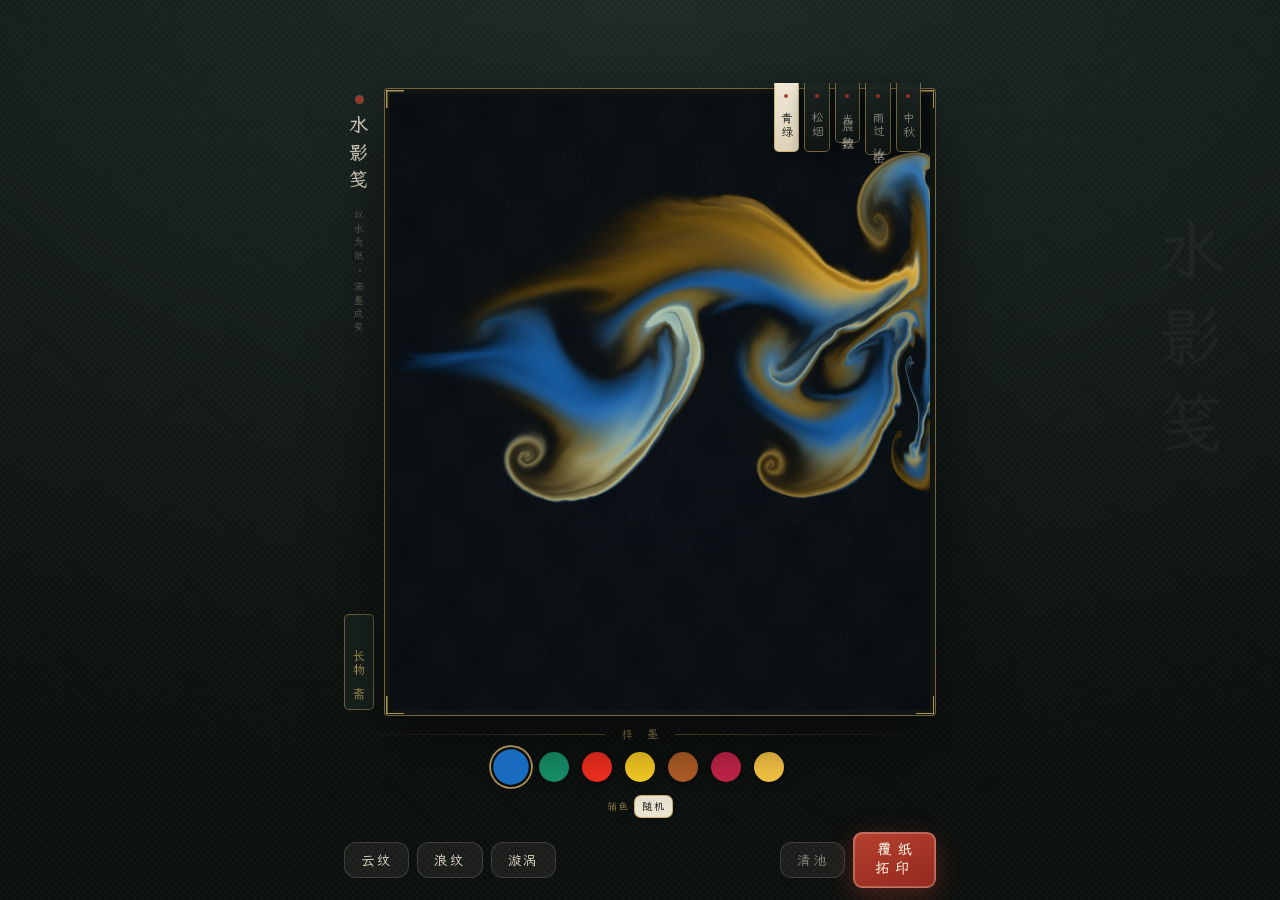
<file: index.html>
<!DOCTYPE html>
<html lang="zh-CN">
<head>
<meta charset="UTF-8">
<meta name="viewport" content="width=device-width, initial-scale=1.0, maximum-scale=1.0, user-scalable=no, viewport-fit=cover">
<meta name="theme-color" content="#101614">
<title>水影笺 · 把千里江山搅进水里</title>
<link rel="stylesheet" href="./css/main.css?v=3.9.16">
<link rel="stylesheet" href="./fonts/wenkai.css?v=1.7">
</head>
<body>

<!-- 页面水印（衬底，营造卷轴感） -->
<div id="watermark" aria-hidden="true">水影笺</div>

<div id="stage">
  <!-- 顶部留空：让位给容器状态栏 / 返回 / 分享胶囊 -->

  <main id="poolRow">
    <div id="brandStrip" aria-hidden="false">
      <span class="brand-dot"></span>
      <span class="brand-vert">水影笺</span>
      <span class="brand-sub-vert">以水为纸 · 滴墨成笺</span>
      <button id="galleryBtn" title="长物斋">长物斋</button>
    </div>

    <div id="poolWrap">
      <canvas id="pool"></canvas>
      <div id="poolCorners" aria-hidden="true"></div>
      <div id="hint">点一点 · 滴墨　　划一划 · 吹墨　　按住 · 渗墨</div>

      <!-- 主题切换：垂在池沿的五枚签条 -->
      <div id="themeSwitch">
        <button class="theme-tab active" data-theme="qinglv"><i></i>青绿</button>
        <button class="theme-tab" data-theme="shui"><i></i>松烟</button>
        <button class="theme-tab" data-theme="dunhuang"><i></i>晨光敦煌</button>
        <button class="theme-tab" data-theme="ruyao"><i></i>雨过汝窑</button>
        <button class="theme-tab" data-theme="zhongqiu"><i></i>中秋</button>
      </div>
    </div>
  </main>

  <footer id="dock">
    <div class="dock-label"><span>择 墨</span></div>
    <div id="palette"></div>
  <div id="freedomBar">
    <div class="freedom-group"><span class="freedom-label">辅色</span><div class="freedom-options" id="accentOptions"></div></div>
  </div>
    <div id="tools">
      <div class="tool-group">
        <button class="tool-btn" data-pattern="yun">云纹</button>
        <button class="tool-btn" data-pattern="lang">浪纹</button>
        <button class="tool-btn" data-pattern="xuan">漩涡</button>
        <button class="tool-btn pattern-only" data-pattern="feitian" data-only="dunhuang" hidden>飞天带</button>
        <button class="tool-btn pattern-only" data-pattern="yuguo" data-only="ruyao" hidden>雨过纹</button>
      </div>
      <div class="tool-group">
        <button class="tool-btn ghost" id="clearBtn">清池</button>
        <button class="cta" id="printBtn">覆纸<br>拓印</button>
      </div>
    </div>
  </footer>
</div>

<div id="printOverlay" class="hidden">
  <div id="sheetCaption"></div>
  <div id="modeSeg">
    <button data-mode="full" class="active">成笺</button>
    <button data-mode="pure">素笺</button>
  </div>
  <div id="finishBar" class="hidden">
    <div class="finish-row">
      <span class="finish-label">成 器</span>
      <div id="carrierSeg">
        <button data-carrier="sheet" class="active">笺</button>
        <button data-carrier="fan">团扇</button>
        <button data-carrier="fanfold">折扇</button>
        <button data-carrier="umbrella">纸伞</button>
        <button data-carrier="porcelain">瓷器</button>
        <button data-carrier="bookmark">书签</button>
      </div>
    </div>
    <div class="finish-row">
      <span class="finish-label">器 面</span>
      <div id="resultMaterialList"></div>
    </div>
  </div>
  <div id="paperSheet"><canvas id="paperCanvas"></canvas><canvas id="umbrellaCanvas" class="hidden"></canvas><canvas id="porcelainCanvas" class="hidden"></canvas></div>
  <div id="resultBar" class="hidden">
    <button class="tool-btn ghost" id="againBtn">再拓一张</button>
    <button class="tool-btn" id="collectBtn">收入长物斋</button>
    <button class="cta" id="saveBtn">保存图片</button>
  </div>
  <div id="sealRow">署名印 · <span id="sealLabel">水影笺印</span>
    <button class="seal-edit" id="sealEdit">刻印</button>
  </div>
  <div id="shareCard" class="hidden">
    <div class="share-title" id="shareTitle"></div>
    <div class="share-body" id="shareBody"></div>
    <div class="share-tags" id="shareTags"></div>
    <div class="share-actions">
      <button class="cta cta-mini" id="postBtn">发笔记</button>
      <button class="tool-btn small" id="shareShuffle">换一版</button>
    </div>
    <div class="share-hint">长按选中上方文字 · 也可复制去发笔记</div>
  </div>
</div>

<div id="toast"></div>

<div id="sealModal" class="hidden">
  <div class="seal-box">
    <div class="seal-modal-title">刻一枚署名印</div>
    <input id="sealInput" maxlength="3" placeholder="最多 3 个字" autocomplete="off">
    <div class="seal-modal-hint">留空则用默认「水影笺印」；印面会自动排版</div>
    <div class="seal-modal-actions">
      <button class="tool-btn small ghost" id="sealCancel">取消</button>
      <button class="cta cta-mini" id="sealSave">刻好</button>
    </div>
  </div>
</div>

<script src="./js/palette.js?v=3.9"></script>
<script src="./js/fluid.js?v=3.9"></script>
<script src="./js/patterns.js?v=3.9"></script>
<script src="./js/rubbing.js?v=3.9.14"></script>
<script src="./js/vendor/three.min.js?v=0.128.0"></script><script src="./js/porcelain.js?v=3.9.14"></script>
<script src="./js/mind.js?v=3.9"></script>
<script src="./js/gallery.js?v=3.9"></script>
<script src="./js/main.js?v=3.9.14"></script>
</body>
</html>
</file>
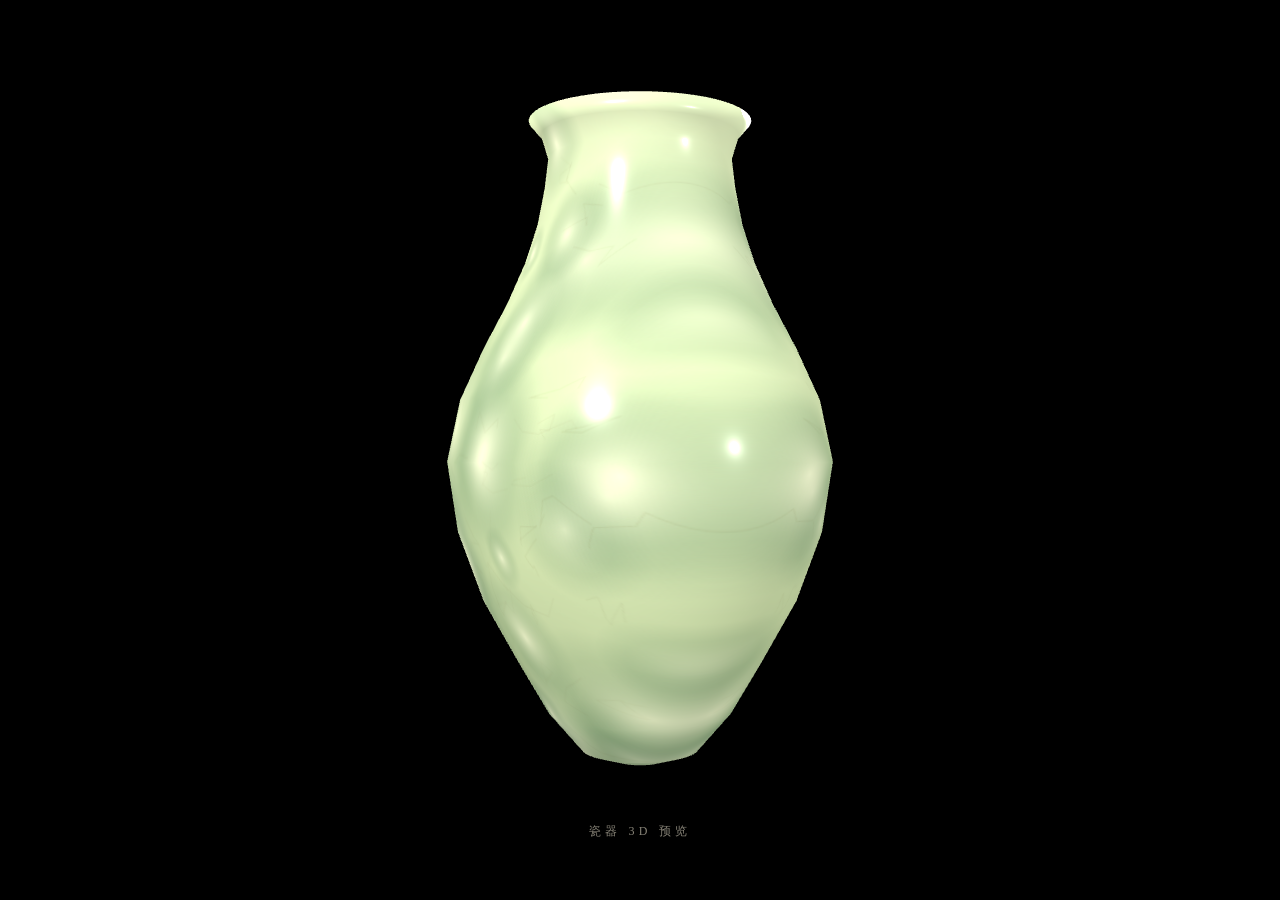
<file: porcelain-test.html>
<!DOCTYPE html>
<html lang="zh-CN">
<head>
  <meta charset="UTF-8">
  <meta name="viewport" content="width=device-width, initial-scale=1.0">
  <title>瓷器 3D 测试</title>
  <style>
    * { box-sizing: border-box; }
    body { margin: 0; min-height: 100vh; background: #000; color: #d9d2bf; font-family: "Songti SC", serif; display: grid; place-items: center; }
    main { text-align: center; }
    canvas { width: min(82vw, 62dvh); aspect-ratio: 3 / 4; background: #000; border-radius: 12px; }
    p { letter-spacing: .35em; margin: 14px 0 0; font-size: 12px; color: rgba(217,210,191,.62); }
  </style>
</head>
<body>
  <main>
    <canvas id="porcelainCanvas"></canvas>
    <p>瓷器 3D 预览</p>
  </main>
  <script src="./js/vendor/three.min.js?v=0.128.0"></script><script src="./js/porcelain.js?v=3.9.14"></script>
  <script>
    (function () {
      const source = document.createElement('canvas');
      source.width = 720;
      source.height = 1040;
      const ctx = source.getContext('2d');
      const base = ctx.createLinearGradient(0, 0, 720, 1040);
      base.addColorStop(0, '#dfe9c8');
      base.addColorStop(.48, '#b8c9a0');
      base.addColorStop(1, '#94a980');
      ctx.fillStyle = base;
      ctx.fillRect(0, 0, 720, 1040);
      for (let i = 0; i < 48; i++) {
        const x = 80 + Math.random() * 560;
        const y = 180 + Math.random() * 680;
        const r = 28 + Math.random() * 84;
        const g = ctx.createRadialGradient(x, y, 1, x, y, r);
        g.addColorStop(0, 'rgba(255,252,232,.42)');
        g.addColorStop(.65, 'rgba(86,122,92,.14)');
        g.addColorStop(1, 'rgba(86,122,92,0)');
        ctx.fillStyle = g;
        ctx.beginPath();
        ctx.arc(x, y, r, 0, Math.PI * 2);
        ctx.fill();
      }
      for (let i = 0; i < 80; i++) {
        ctx.strokeStyle = 'rgba(92,68,40,.07)';
        ctx.lineWidth = .6 + Math.random() * .6;
        ctx.beginPath();
        let x = 120 + Math.random() * 480;
        let y = 220 + Math.random() * 600;
        ctx.moveTo(x, y);
        for (let s = 0; s < 4; s++) {
          x += (Math.random() - .5) * 68;
          y += (Math.random() - .5) * 52;
          ctx.lineTo(x, y);
        }
        ctx.stroke();
      }
      const show = () => window.PORCELAIN3D.show(document.getElementById('porcelainCanvas'), source);
      if (document.readyState === 'complete') show();
      else window.addEventListener('load', show);
    })();
  </script>
</body>
</html>
</file>
<file: css/main.css>
/* 水影笺 · 小红书小工具版样式（v1.3）
   与主仓差异：
   - 内置霞鹜文楷字体子集（OFL-1.1 可商用内嵌，fonts/wenkai.css 声明），正文 Regular / 标题 Bold
   - 顶部大留白，避让容器状态栏 / 返回 / 分享胶囊（自绘顶栏已撤）
   - 主题切换改为墨池右上垂下的两枚签条
   - 绫裱织物纹理背景、砚池四角描金、择墨标签、页面水印等装饰均为 CSS 程序绘制（离线合规） */

* { margin: 0; padding: 0; box-sizing: border-box; }

:root {
  --paper: #e9e2d0;
  --paper-dim: rgba(233, 226, 208, 0.55);
  --gold: rgba(201, 169, 97, 0.55);
  --gold-strong: rgba(201, 169, 97, 0.85);
  --cinnabar: #a5382b;
  --serif: "WenKai", "Songti SC", "STSong", "Noto Serif CJK SC", "Noto Serif SC", serif;
}

html, body { height: 100%; }

html { touch-action: manipulation; }

body {
  font-family: var(--serif);
  /* 深色夜展底 + 绫裱织物纹理（斜织经纬，极淡） */
  background:
    repeating-linear-gradient(45deg, rgba(255, 250, 235, 0.014) 0 2px, transparent 2px 5px),
    repeating-linear-gradient(-45deg, rgba(255, 250, 235, 0.01) 0 2px, transparent 2px 5px),
    radial-gradient(120% 90% at 50% 0%, #1d2a26 0%, #121a17 55%, #0b0f0d 100%);
  color: var(--paper);
  overflow: hidden;
  -webkit-user-select: none;
  user-select: none;
  -webkit-tap-highlight-color: transparent;
  -webkit-touch-callout: none;
}

/* ---------- 页面水印 ---------- */
#watermark {
  position: fixed;
  right: 4vw;
  top: 24vh;
  z-index: 0;
  writing-mode: vertical-rl;
  font-size: 64px;
  font-weight: 700;
  letter-spacing: 0.35em;
  color: rgba(233, 226, 208, 0.045);
  pointer-events: none;
  white-space: nowrap;
}

#stage {
  position: relative;
  z-index: 1;
  height: 100vh;
  height: 100dvh;
  max-width: 620px;
  margin: 0 auto;
  display: flex;
  flex-direction: column;
  /* 顶部大留白：状态栏 + 容器返回/分享胶囊区 */
  padding: 88px 14px 12px;
  padding: calc(env(safe-area-inset-top, 0px) + 88px) 14px calc(12px + env(safe-area-inset-bottom, 0px));
  gap: 12px;
}

/* ---------- 墨池行：左竖排品牌 · 中砚池 · 右签条在池沿 ---------- */
#poolRow {
  position: relative;
  flex: 1;
  min-height: 0;
  display: flex;
  gap: 10px;
}

#brandStrip {
  width: 30px;
  display: flex;
  flex-direction: column;
  align-items: center;
  padding-top: 8px;
  gap: 12px;
}
.brand-dot {
  width: 7px; height: 7px;
  border-radius: 50%;
  background: var(--cinnabar);
  box-shadow: 0 0 0 1px rgba(201, 169, 97, 0.4);
}
.brand-vert {
  writing-mode: vertical-rl;
  font-size: 19px;
  font-weight: 700;
  letter-spacing: 0.42em;
  color: rgba(233, 226, 208, 0.92);
}
.brand-sub-vert {
  writing-mode: vertical-rl;
  font-size: 9.5px;
  letter-spacing: 0.34em;
  color: rgba(233, 226, 208, 0.34);
  margin-top: 2px;
}

/* ---------- 砚池 ---------- */
#poolWrap {
  position: relative;
  flex: 1;
  min-width: 0;
  border-radius: 4px;
  overflow: visible;
  border: 1px solid var(--gold);
  background: #0c1210;
  box-shadow:
    0 24px 70px rgba(0, 0, 0, 0.55),
    0 0 44px rgba(201, 169, 97, 0.06) inset;
}
#pool {
  position: absolute;
  top: 5px;
  right: 5px;
  bottom: 5px;
  left: 5px;
  inset: 5px;
  width: calc(100% - 10px);
  height: calc(100% - 10px);
  display: block;
  touch-action: none;
  cursor: crosshair;
  border-radius: 2px;
}
#poolCorners {
  position: absolute;
  top: 1px;
  right: 1px;
  bottom: 1px;
  left: 1px;
  inset: 1px;
  pointer-events: none;
  z-index: 3;
  /* 四角回纹角饰：两层描金短线（纯 CSS 渐变拼角） */
  background:
    linear-gradient(var(--gold-strong), var(--gold-strong)) top left / 18px 1.5px,
    linear-gradient(var(--gold-strong), var(--gold-strong)) top left / 1.5px 18px,
    linear-gradient(var(--gold-strong), var(--gold-strong)) top right / 18px 1.5px,
    linear-gradient(var(--gold-strong), var(--gold-strong)) top right / 1.5px 18px,
    linear-gradient(var(--gold-strong), var(--gold-strong)) bottom left / 18px 1.5px,
    linear-gradient(var(--gold-strong), var(--gold-strong)) bottom left / 1.5px 18px,
    linear-gradient(var(--gold-strong), var(--gold-strong)) bottom right / 18px 1.5px,
    linear-gradient(var(--gold-strong), var(--gold-strong)) bottom right / 1.5px 18px;
  background-repeat: no-repeat;
}
#hint {
  position: absolute;
  left: 50%;
  bottom: 16px;
  transform: translateX(-50%);
  z-index: 2;
  font-size: 11.5px;
  letter-spacing: 0.14em;
  color: rgba(240, 235, 220, 0.8);
  background: rgba(10, 14, 12, 0.4);
  border: 1px solid rgba(233, 226, 208, 0.16);
  border-radius: 999px;
  padding: 6px 14px;
  pointer-events: none;
  white-space: nowrap;
  -webkit-backdrop-filter: blur(4px);
  backdrop-filter: blur(4px);
  animation: hintFloat 3.2s ease-in-out infinite;
  transition: opacity 0.6s;
}
#hint.hide { opacity: 0; }
@keyframes hintFloat {
  0%, 100% { transform: translateX(-50%) translateY(0); }
  50% { transform: translateX(-50%) translateY(-5px); }
}

/* ---------- 五枚主题签（紧凑排布） ---------- */
#themeSwitch {
  position: absolute;
  top: -6px;
  right: 14px;
  z-index: 4;
  display: flex;
  align-items: flex-start;
  gap: 5px;
}
.theme-tab {
  appearance: none;
  border: 1px solid rgba(201, 169, 97, 0.5);
  border-top: 0;
  border-radius: 0 0 5px 5px;
  background: linear-gradient(180deg, rgba(28, 38, 34, 0.96), rgba(16, 22, 20, 0.96));
  color: var(--paper-dim);
  font-family: var(--serif);
  font-size: 11.5px;
  letter-spacing: 0.16em;
  writing-mode: vertical-rl;
  text-orientation: upright;
  white-space: nowrap;
  padding: 28px 6px 12px;
  line-height: 1;
  cursor: pointer;
  position: relative;
  box-shadow: 0 6px 16px rgba(0, 0, 0, 0.45);
  transition: all 0.25s;
}
.theme-tab i {
  position: absolute;
  top: 11px;
  left: 50%;
  transform: translateX(-50%);
  width: 4px; height: 4px;
  border-radius: 50%;
  background: rgba(165, 50, 42, 0.9);
}
.theme-tab.active {
  background: linear-gradient(180deg, #efe8d6, #ddd2b8);
  color: #1a211d;
  border-color: rgba(201, 169, 97, 0.85);
}

/* ---------- 陈列室入口（品牌列下端的「藏」印） ---------- */
#galleryBtn {
  appearance: none;
  margin-top: auto;
  margin-bottom: 6px;
  width: 30px;
  min-height: 96px;
  padding: 15px 0 11px;
  writing-mode: vertical-rl;
  letter-spacing: 0.18em;
  text-orientation: upright;
  white-space: nowrap;
  border: 1px solid rgba(201, 169, 97, 0.5);
  border-radius: 5px;
  background: rgba(28, 38, 34, 0.85);
  color: rgba(201, 169, 97, 0.9);
  font-family: var(--serif);
  font-size: 12px;
  line-height: 1;
  display: inline-flex;
  align-items: center;
  justify-content: center;
  cursor: pointer;
  transition: all 0.2s;
}
#galleryBtn:active { transform: scale(0.92); }

/* 左下长物斋竖签在小屏时保持三字完整 */
@media (max-width: 480px) {
  #galleryBtn {
    width: 28px;
    min-height: 94px;
    padding: 16px 0 10px;
    font-size: 11px;
  }
}

/* 手机首页色盘签改横排，避免“晨光敦煌 / 雨过汝窑”竖排折行 */
@media (max-width: 480px) {
  #themeSwitch {
    left: 10px;
    right: 10px;
    top: -1px;
    justify-content: center;
    gap: 4px;
  }
  .theme-tab {
    writing-mode: horizontal-tb;
    text-orientation: initial;
    min-height: 31px;
    height: auto;
    padding: 9px 5px 7px;
    font-size: 10.5px;
    letter-spacing: 0.02em;
    white-space: nowrap;
  }
  .theme-tab i {
    top: 3px;
  }
}

/* ---------- 底部操作 ---------- */
#dock {
  display: flex;
  flex-direction: column;
  gap: 9px;
}
/* 「择墨」标签：金线夹字 */
.dock-label {
  display: flex;
  align-items: center;
  gap: 12px;
  color: rgba(201, 169, 97, 0.75);
  font-size: 11px;
  letter-spacing: 0.5em;
  text-indent: 0.5em;
}
.dock-label::before, .dock-label::after {
  content: "";
  flex: 1;
  height: 1px;
  background: linear-gradient(90deg, transparent, rgba(201, 169, 97, 0.4));
}
.dock-label::after {
  background: linear-gradient(90deg, rgba(201, 169, 97, 0.4), transparent);
}

#palette {
  display: flex;
  justify-content: center;
  gap: 13px;
  padding: 2px 0 1px;
}
.swatch {
  appearance: none;
  border: 0;
  width: 30px;
  height: 30px;
  border-radius: 50%;
  cursor: pointer;
  box-shadow: 0 2px 8px rgba(0, 0, 0, 0.5);
  transition: transform 0.18s, box-shadow 0.18s;
}
.swatch.active {
  transform: scale(1.18);
  box-shadow:
    0 0 0 2px #0b0f0d,
    0 0 0 3.5px rgba(201, 169, 97, 0.85),
    0 2px 8px rgba(0, 0, 0, 0.5);
}
#materials {
  display: flex;
  align-items: center;
  justify-content: center;
  gap: 10px;
  color: rgba(201, 169, 97, 0.62);
  font-size: 10.5px;
  letter-spacing: 0.38em;
  text-indent: 0.38em;
}
#materialList {
  display: flex;
  justify-content: center;
  gap: 9px;
}
.material-btn {
  appearance: none;
  width: 23px;
  height: 23px;
  border: 1px solid rgba(201, 169, 97, 0.42);
  border-radius: 50%;
  cursor: pointer;
  padding: 0;
  box-shadow: 0 2px 8px rgba(0, 0, 0, 0.45);
  transition: transform 0.18s, border-color 0.18s, box-shadow 0.18s;
}
.material-btn.active {
  transform: scale(1.14);
  border-color: rgba(201, 169, 97, 0.95);
  box-shadow:
    0 0 0 2px #0b0f0d,
    0 0 0 3px rgba(201, 169, 97, 0.72);
}
#tools {
  display: flex;
  align-items: center;
  justify-content: space-between;
  gap: 10px;
}
.tool-group {
  display: flex;
  align-items: center;
  gap: 8px;
}
.tool-btn {
  appearance: none;
  font-family: var(--serif);
  font-size: 13.5px;
  letter-spacing: 0.12em;
  color: var(--paper);
  background: rgba(233, 226, 208, 0.07);
  border: 1px solid rgba(233, 226, 208, 0.16);
  border-radius: 12px;
  padding: 9px 16px;
  cursor: pointer;
  transition: background 0.2s, border-color 0.2s, transform 0.1s;
}
.tool-btn:active { opacity: 0.7; transform: scale(0.96); }
.tool-btn.ghost { color: var(--paper-dim); }

/* CTA：朱砂方章（拓印=盖印，动作与形制统一） */
.cta {
  appearance: none;
  font-family: var(--serif);
  font-size: 14.5px;
  font-weight: 500;
  line-height: 1.3;
  letter-spacing: 0.34em;
  text-indent: 0.34em;
  color: #f6ead9;
  background: linear-gradient(160deg, #b5402f 0%, #93291e 100%);
  border: 1px solid rgba(246, 234, 217, 0.3);
  border-radius: 9px;
  padding: 8px 18px;
  cursor: pointer;
  box-shadow:
    inset 0 0 0 1px rgba(246, 234, 217, 0.28),
    0 8px 26px rgba(165, 56, 43, 0.42);
  transition: transform 0.12s, box-shadow 0.2s;
}
.cta:active { transform: scale(0.96); }

/* ---------- 覆纸拓印 ---------- */
#printOverlay {
  position: fixed;
  top: 0;
  right: 0;
  bottom: 0;
  left: 0;
  inset: 0;
  z-index: 50;
  display: flex;
  flex-direction: column;
  align-items: center;
  justify-content: flex-start;
  gap: 14px;
  background: rgba(8, 11, 10, 0.78);
  -webkit-backdrop-filter: blur(7px);
  backdrop-filter: blur(7px);
  opacity: 0;
  transition: opacity 0.4s;
  overflow-y: auto;
  -webkit-overflow-scrolling: touch;
  overscroll-behavior-y: contain;
  padding: 20px 0 32px;
}
#printOverlay.show { opacity: 1; }
#printOverlay.hidden { display: none; }

#printOverlay > * { flex: 0 0 auto; }

#sheetCaption {
  font-size: 13px;
  letter-spacing: 0.3em;
  color: var(--paper-dim);
  margin-bottom: 10px;
}

#paperSheet {
  transform: translateY(-130%) rotate(2.5deg);
  transition: transform 1.2s cubic-bezier(0.22, 0.75, 0.25, 1);
  box-shadow: 0 30px 90px rgba(0, 0, 0, 0.75);
  border-radius: 4px;
  border: 1px solid rgba(201, 169, 97, 0.35);
}
#printOverlay.show #paperSheet { transform: translateY(0) rotate(0.8deg); }
#paperCanvas {
  display: block;
  width: min(82vw, 312px);
  width: min(82vw, 35vh * 0.692);
  width: min(82vw, 35dvh * 0.692);
  aspect-ratio: 720 / 1040;
  height: auto;
  border-radius: 4px;
}

#umbrellaCanvas { display: none; }
#porcelainCanvas {
  display: none;
  background: #000;
}
#paperSheet.umbrella-preview {
  border-color: transparent;
  box-shadow: none;
  background: transparent;
}
#paperSheet.umbrella-preview #paperCanvas { display: none; }
#paperSheet.umbrella-preview #umbrellaCanvas {
  display: block;
  width: min(84vw, 38dvh);
  aspect-ratio: 1;
  height: auto;
  border-radius: 50%;
  animation: umbrella-spin 36s linear infinite;
}
#paperSheet.porcelain-preview {
  border-color: #000;
  box-shadow: none;
  background: #000;
}
#paperSheet.porcelain-preview #paperCanvas { display: none; }
#paperSheet.porcelain-preview #porcelainCanvas {
  display: block;
  width: min(78vw, 46dvh);
  aspect-ratio: 3 / 4;
  height: auto;
  border-radius: 12px;
}
@keyframes umbrella-spin {
  from { transform: rotate(0deg); }
  to { transform: rotate(360deg); }
}
@media (prefers-reduced-motion: reduce) {
  #paperSheet.umbrella-preview #umbrellaCanvas { animation: none; }
}

#resultBar {
  display: flex;
  align-items: center;
  gap: 14px;
  transition: opacity 0.4s;
}
#resultBar.hidden { opacity: 0; pointer-events: none; }

/* ---------- 受控自由度 ---------- */
#freedomBar {
  display: flex;
  align-items: center;
  justify-content: center;
  gap: 7px;
  min-height: 31px;
  overflow-x: auto;
  padding-bottom: 2px;
  scrollbar-width: none;
}
#freedomBar::-webkit-scrollbar { display: none; }
.freedom-group {
  display: inline-flex;
  align-items: center;
  gap: 4px;
  flex: 0 0 auto;
}
.freedom-label,
.finish-label {
  font-size: 10px;
  letter-spacing: 0.16em;
  color: rgba(201, 169, 97, 0.66);
}
.freedom-options,
#accentOptions,
#carrierSeg,
#resultMaterialList {
  display: inline-flex;
  align-items: center;
  gap: 3px;
}
.freedom-options button,
#accentOptions button,
.finish-material,
#carrierSeg button {
  appearance: none;
  min-width: 25px;
  min-height: 23px;
  padding: 4px 7px;
  font-family: var(--serif);
  font-size: 10.5px;
  line-height: 1;
  letter-spacing: 0.05em;
  color: rgba(233, 226, 208, 0.66);
  background: rgba(233, 226, 208, 0.05);
  border: 1px solid rgba(233, 226, 208, 0.13);
  border-radius: 7px;
  cursor: pointer;
  transition: all 0.2s;
}
.freedom-options button.active,
#accentOptions button.active,
#carrierSeg button.active {
  color: #171d1a;
  background: #ece5d2;
  border-color: rgba(201, 169, 97, 0.85);
}
.finish-material.active {
  color: #171d1a;
  background: #ece5d2;
  border-color: rgba(201, 169, 97, 0.85);
}
.freedom-stack {
  appearance: none;
  flex: 0 0 auto;
  font-family: var(--serif);
  font-size: 10.5px;
  letter-spacing: 0.08em;
  color: rgba(201, 169, 97, 0.86);
  background: rgba(201, 169, 97, 0.08);
  border: 1px solid rgba(201, 169, 97, 0.35);
  border-radius: 7px;
  min-height: 23px;
  padding: 4px 8px;
  cursor: default;
}

/* ---------- 拓后成器与辅料 ---------- */
#finishBar {
  width: min(92vw, 440px);
  display: flex;
  flex-direction: column;
  gap: 7px;
  padding: 9px 10px;
  background: rgba(233, 226, 208, 0.06);
  border: 1px solid rgba(201, 169, 97, 0.24);
  border-radius: 12px;
}
#finishBar.hidden { display: none; }
.finish-row {
  display: flex;
  align-items: center;
  justify-content: center;
  gap: 8px;
  min-width: 0;
}
#resultMaterialList {
  flex-wrap: wrap;
  justify-content: center;
}
#carrierSeg {
  flex-wrap: wrap;
  justify-content: center;
}
.finish-material {
  min-width: 36px;
  padding: 5px 8px;
}

/* ---------- 分享文案卡 ---------- */
#shareCard {
  width: min(82vw, 420px);
  max-height: 30vh;
  max-height: 30dvh;
  overflow-y: auto;
  -webkit-overflow-scrolling: touch;
  overscroll-behavior-y: contain;
  background: rgba(233, 226, 208, 0.07);
  border: 1px solid rgba(233, 226, 208, 0.16);
  border-radius: 14px;
  padding: 14px 18px 12px;
  display: flex;
  flex-direction: column;
  gap: 8px;
  transition: opacity 0.4s;
}
#shareCard.hidden { opacity: 0; pointer-events: none; }
.share-title {
  font-size: 14.5px;
  font-weight: 700;
  letter-spacing: 0.04em;
  color: #f0e8d5;
  -webkit-user-select: text;
  user-select: text;
}
.share-body {
  font-size: 12.5px;
  line-height: 1.75;
  color: rgba(233, 226, 208, 0.82);
  white-space: pre-line;
  -webkit-user-select: text;
  user-select: text;
}
.share-tags {
  font-size: 12px;
  color: rgba(201, 169, 97, 0.9);
  letter-spacing: 0.03em;
  -webkit-user-select: text;
  user-select: text;
}
.share-actions {
  display: flex;
  gap: 8px;
  align-items: center;
  justify-content: flex-start;
  margin-top: 2px;
}
.share-hint {
  font-size: 11.5px;
  color: rgba(233, 226, 208, 0.5);
  letter-spacing: 0.05em;
  margin-top: 2px;
}
/* 发笔记：小号朱砂方章 */
.cta.cta-mini {
  font-size: 12.5px;
  letter-spacing: 0.18em;
  text-indent: 0.18em;
  padding: 7px 13px;
  border-radius: 8px;
  box-shadow:
    inset 0 0 0 1px rgba(246, 234, 217, 0.28),
    0 4px 14px rgba(165, 56, 43, 0.35);
}
.tool-btn.small {
  padding: 6px 13px;
  font-size: 12px;
  border-radius: 9px;
}

/* ---------- 轻提示 ---------- */
#toast {
  position: fixed;
  left: 50%;
  bottom: calc(120px + env(safe-area-inset-bottom, 0px));
  transform: translateX(-50%) translateY(20px);
  z-index: 99;
  font-family: var(--serif);
  font-size: 13.5px;
  letter-spacing: 0.1em;
  color: #f6ead9;
  background: rgba(30, 24, 18, 0.92);
  border: 1px solid rgba(201, 169, 97, 0.4);
  border-radius: 999px;
  padding: 10px 22px;
  white-space: nowrap;
  opacity: 0;
  pointer-events: none;
  transition: opacity 0.35s, transform 0.35s;
}
#toast.show {
  opacity: 1;
  transform: translateX(-50%) translateY(0);
}

/* ---------- 小屏适配 ---------- */
@media (max-width: 480px) {
  #stage { padding-left: 10px; padding-right: 10px; }
  .swatch { width: 26px; height: 26px; }
  #palette { gap: 11px; }
  #materials { gap: 8px; }
  .material-btn { width: 21px; height: 21px; }
  .tool-btn { padding: 9px 13px; font-size: 13px; }
  .cta { padding: 10px 20px 10px 24px; font-size: 14px; }
  .brand-sub-vert { display: none; }
  #brandStrip { width: 24px; }
  #watermark { font-size: 48px; right: 2vw; }
}

/* ---------- 成笺/素笺切换（图上方居中） ---------- */
#modeSeg {
  display: flex;
  border: 1px solid rgba(233, 226, 208, 0.22);
  border-radius: 999px;
  overflow: hidden;
  margin-bottom: 12px;
}
#modeSeg button {
  appearance: none;
  border: 0;
  background: transparent;
  color: var(--paper-dim);
  font-family: var(--serif);
  font-size: 12.5px;
  letter-spacing: 0.2em;
  text-indent: 0.2em;
  padding: 8px 16px;
  display: inline-flex;
  align-items: center;
  justify-content: center;
  min-height: 34px;
  line-height: 1;
  cursor: pointer;
  transition: all 0.25s;
}
#modeSeg button.active {
  background: var(--paper);
  color: #1a211d;
}

/* ---------- 署名印行 ---------- */
#sealRow {
  font-size: 12px;
  letter-spacing: 0.12em;
  color: var(--paper-dim);
  display: flex;
  align-items: center;
  gap: 8px;
}
#sealLabel { color: rgba(201, 169, 97, 0.9); }
.seal-edit {
  appearance: none;
  font-family: var(--serif);
  font-size: 11px;
  color: var(--paper-dim);
  background: transparent;
  border: 1px solid rgba(233, 226, 208, 0.25);
  border-radius: 999px;
  padding: 3px 10px;
  cursor: pointer;
}
.seal-edit:active { transform: scale(0.95); }

/* ---------- 刻印弹窗 ---------- */
#sealModal {
  position: fixed;
  top: 0;
  right: 0;
  bottom: 0;
  left: 0;
  inset: 0;
  z-index: 90;
  display: flex;
  align-items: center;
  justify-content: center;
  background: rgba(8, 11, 10, 0.7);
  -webkit-backdrop-filter: blur(5px);
  backdrop-filter: blur(5px);
}
#sealModal.hidden { display: none; }
.seal-box {
  width: min(80vw, 320px);
  background: linear-gradient(170deg, #202b26, #141c19);
  border: 1px solid rgba(201, 169, 97, 0.45);
  border-radius: 14px;
  padding: 20px 22px 16px;
  display: flex;
  flex-direction: column;
  gap: 12px;
}
.seal-modal-title {
  font-size: 16px;
  font-weight: 700;
  letter-spacing: 0.2em;
  color: var(--paper);
  text-align: center;
}
#sealInput {
  font-family: var(--serif);
  font-size: 20px;
  letter-spacing: 0.3em;
  text-align: center;
  color: #f0e8d5;
  background: rgba(233, 226, 208, 0.08);
  border: 1px solid rgba(201, 169, 97, 0.4);
  border-radius: 10px;
  padding: 10px;
  outline: none;
  caret-color: var(--gold);
}
#sealInput:focus { border-color: rgba(201, 169, 97, 0.8); }
.seal-modal-hint {
  font-size: 11.5px;
  color: rgba(233, 226, 208, 0.45);
  text-align: center;
}
.seal-modal-actions {
  display: flex;
  justify-content: center;
  gap: 10px;
}

/* ---------- 陈列室展墙 ---------- */
#galleryView {
  position: fixed;
  top: 0;
  right: 0;
  bottom: 0;
  left: 0;
  inset: 0;
  z-index: 80;
  background-color: #121815;
  background-image:
    linear-gradient(180deg, rgba(246, 236, 214, 0.03), rgba(246, 236, 214, 0) 42%),
    repeating-linear-gradient(90deg, rgba(199, 166, 108, 0.024) 0 1px, transparent 1px 34px),
    radial-gradient(72% 42% at 50% 8%, rgba(225, 207, 171, 0.09), rgba(225, 207, 171, 0) 72%),
    linear-gradient(180deg, #1e2823 0%, #141b18 58%, rgba(201, 169, 97, 0.14) 58%, #241a12 58.15%, #17110d 100%);
  background-size: 100% 100%, 34px 58%, 100% 58%, 100% 100%;
  background-position: 0 0, 0 0, 0 0, 0 0;
  background-repeat: no-repeat;
  display: none;
  flex-direction: column;
  padding: 16px;
  padding: calc(env(safe-area-inset-top, 0px) + 16px) 16px calc(16px + env(safe-area-inset-bottom, 0px));
  overflow-y: auto;
  -webkit-overflow-scrolling: touch;
}

/* Chrome 61 baseline: Flexbox gap and modern sizing get explicit fallbacks. */
html.no-flex-gap #stage > * + * { margin-top: 12px; }
html.no-flex-gap #poolRow > * + * { margin-left: 10px; }
html.no-flex-gap #brandStrip > * + * { margin-top: 12px; }
html.no-flex-gap #themeSwitch > * + * { margin-left: 5px; }
html.no-flex-gap #dock > * + * { margin-top: 9px; }
html.no-flex-gap .dock-label::before { margin-right: 12px; }
html.no-flex-gap .dock-label::after { margin-left: 12px; }
html.no-flex-gap #palette > * + * { margin-left: 13px; }
html.no-flex-gap #tools > * + * { margin-left: 10px; }
html.no-flex-gap .tool-group > * + * { margin-left: 8px; }
html.no-flex-gap #printOverlay > * + * { margin-top: 14px; }
html.no-flex-gap #resultBar > * + * { margin-left: 14px; }
html.no-flex-gap #shareCard > * + * { margin-top: 8px; }
html.no-flex-gap .share-actions > * + * { margin-left: 8px; }
html.no-flex-gap #sealRow > * + * { margin-left: 8px; }
html.no-flex-gap .seal-box > * + * { margin-top: 12px; }
html.no-flex-gap .seal-modal-actions > * + * { margin-left: 10px; }
html.no-flex-gap .gv-head > * + * { margin-left: 12px; }
html.no-flex-gap #materialList > * + * { margin-left: 9px; }
html.no-flex-gap .gv-curation > * + * { margin-left: 12px; }
html.no-flex-gap .gv-tabs > * + * { margin-left: 8px; }
html.no-flex-gap .gv-close { margin-left: auto; }
html.no-flex-gap .gv-detail > * + * { margin-top: 14px; }
html.no-flex-gap .gv-actions > * + * { margin-left: 10px; }
html.no-flex-gap #toast { bottom: 120px; }
html.no-flex-gap .seal-box,
html.no-flex-gap #shareCard { width: 82vw; max-width: 420px; }
html.no-flex-gap .seal-box { max-width: 320px; }
html.no-flex-gap .gv-big { width: 82vw; max-width: 300px; height: auto; }

@media (max-width: 480px) {
  html.no-flex-gap #palette > * + * { margin-left: 11px; }
  html.no-flex-gap #themeSwitch > * + * { margin-left: 4px; }
}
#galleryView.show { display: flex; }
.gv-head {
  display: flex;
  align-items: center;
  gap: 12px;
  padding: 2px 4px 14px;
}
.gv-title {
  font-size: 20px;
  font-weight: 700;
  letter-spacing: 0.42em;
  color: var(--paper);
}
.gv-count {
  font-size: 12px;
  color: rgba(201, 169, 97, 0.8);
  letter-spacing: 0.2em;
}
.gv-close {
  appearance: none;
  margin-left: auto;
  font-family: var(--serif);
  font-size: 13px;
  letter-spacing: 0.15em;
  color: var(--paper);
  background: rgba(233, 226, 208, 0.08);
  border: 1px solid rgba(233, 226, 208, 0.2);
  border-radius: 999px;
  padding: 6px 16px;
  cursor: pointer;
}
.gv-curation {
  display: flex;
  align-items: center;
  justify-content: space-between;
  gap: 12px;
  padding: 0 2px 14px;
  border-bottom: 1px solid rgba(201, 169, 97, 0.16);
  margin-bottom: 18px;
}
.gv-tabs {
  display: flex;
  gap: 8px;
}
.gv-tab {
  appearance: none;
  font-family: var(--serif);
  font-size: 12px;
  letter-spacing: 0.2em;
  text-indent: 0.2em;
  color: rgba(233, 226, 208, 0.6);
  background: rgba(233, 226, 208, 0.05);
  border: 1px solid rgba(233, 226, 208, 0.14);
  border-radius: 999px;
  padding: 7px 16px;
  cursor: pointer;
}
.gv-tab.active {
  color: #171d1a;
  background: #ece5d2;
  border-color: rgba(201, 169, 97, 0.8);
}
.gv-note {
  font-size: 11px;
  letter-spacing: 0.18em;
  color: rgba(201, 169, 97, 0.56);
  white-space: nowrap;
}
.gv-curation-right {
  display: flex;
  align-items: center;
  gap: 10px;
}
.gv-share {
  white-space: nowrap;
}
.gv-section {
  margin: 0 0 24px;
  padding: 0;
}
.gv-section.carrier-featured {
  margin-bottom: 30px;
}
.gv-cabinet {
  padding: 16px;
  background:
    linear-gradient(180deg, rgba(255, 244, 214, 0.05), rgba(0, 0, 0, 0) 38%),
    linear-gradient(180deg, #31251a, #1d1610);
  border: 1px solid rgba(201, 169, 97, 0.42);
  border-radius: 8px;
  box-shadow:
    inset 0 1px 0 rgba(255, 240, 205, 0.08),
    inset 0 0 28px rgba(0, 0, 0, 0.38),
    0 18px 42px rgba(0, 0, 0, 0.36);
}
.gv-section-head {
  display: flex;
  align-items: baseline;
  gap: 10px;
  margin: 0 4px 14px;
}
.gv-section-head h2 {
  margin: 0;
  font-family: var(--serif);
  font-size: 16px;
  font-weight: 700;
  letter-spacing: 0.34em;
  color: #f0e8d5;
}
.gv-section-head span {
  font-size: 11px;
  letter-spacing: 0.14em;
  color: rgba(201, 169, 97, 0.62);
}
.gv-grid {
  display: grid;
  align-items: start;
  gap: 18px 12px;
  padding-bottom: 12px;
}
.exhibit-grid {
  grid-template-columns: repeat(3, minmax(0, 1fr));
  gap: 12px 10px;
  padding-bottom: 0;
}
.rack-grid {
  grid-template-columns: repeat(auto-fill, minmax(106px, 1fr));
}
.gv-card {
  position: relative;
  display: flex;
  height: 100%;
  flex-direction: column;
  padding-bottom: 0;
  cursor: pointer;
  transition: transform 0.2s;
}
.gv-card:active { transform: scale(0.97); }
.gv-slot {
  display: flex;
  min-height: 0;
  padding: 7px 7px 9px;
  background: rgba(22, 28, 25, 0.86);
  border: 1px solid rgba(201, 169, 97, 0.20);
  border-radius: 5px;
}
.gv-slot.empty {
  position: relative;
  align-items: center;
  justify-content: center;
  aspect-ratio: 3 / 4;
  color: rgba(233, 226, 208, 0.22);
  font-family: var(--serif);
  font-size: 10px;
  letter-spacing: 0.2em;
}
.gv-slot.empty .gv-shelf {
  position: absolute;
  left: 12%;
  right: 12%;
  bottom: 11%;
  margin: 0;
}
.gv-frame {
  aspect-ratio: 720 / 1040;
  overflow: hidden;
  border: 1px solid rgba(201, 169, 97, 0.38);
  border-radius: 3px;
  background: #000;
  box-shadow: 0 12px 28px rgba(0, 0, 0, 0.52);
}
.carrier-fan .gv-frame { border-radius: 12px; }
.carrier-fanfold .gv-frame { border-radius: 12px; }
.carrier-umbrella .gv-frame { border-radius: 10px; }
.carrier-porcelain .gv-frame { border-radius: 8px; }
.carrier-bookmark .gv-frame { border-radius: 8px; }
.carrier-fan .gv-frame img { object-position: center 30%; }
.carrier-fanfold .gv-frame img { object-position: center 28%; }
.carrier-umbrella .gv-frame img { object-position: center 30%; }
.carrier-porcelain .gv-frame img { object-position: center 42%; }
.gv-frame.is-live {
  display: grid;
  place-items: center;
  background: #000;
}
.gv-frame.is-live img {
  width: 100%;
  height: 100%;
  object-fit: contain;
  animation: gallery-live-spin 30s linear infinite;
}
.gv-frame.is-live canvas.gv-three {
  display: block;
  width: 100%;
  height: 100%;
  object-fit: contain;
}
.carrier-umbrella.gv-card .gv-frame.is-live,
.gv-card.carrier-umbrella .gv-frame.is-live,
.gv-card.carrier-porcelain .gv-frame.is-live {
  overflow: hidden;
}
@keyframes gallery-live-spin {
  from { transform: rotate(0deg); }
  to { transform: rotate(360deg); }
}
@media (prefers-reduced-motion: reduce) {
  .gv-frame.is-live img { animation: none; }
}
.carrier-featured .gv-frame {
  border-color: rgba(232, 206, 142, 0.78);
  box-shadow:
    0 0 22px rgba(201, 169, 97, 0.12),
    0 16px 34px rgba(0, 0, 0, 0.58);
}
.gv-shelf {
  display: block;
  height: 8px;
  margin: 7px 3px 0;
  background:
    linear-gradient(180deg, rgba(246, 231, 202, 0.28), rgba(158, 119, 68, 0.86) 32%, rgba(62, 45, 27, 0.96));
  border-radius: 3px;
  box-shadow: 0 8px 16px rgba(0, 0, 0, 0.38);
}
.carrier-bookmark .gv-shelf { width: 86%; margin-left: auto; margin-right: auto; }
.carrier-umbrella .gv-shelf,
.carrier-porcelain .gv-shelf { width: 78%; margin-left: auto; margin-right: auto; }
.gv-badge {
  position: absolute;
  top: 8px;
  right: 8px;
  padding: 4px 7px;
  background: rgba(12, 16, 14, 0.82);
  border: 1px solid rgba(201, 169, 97, 0.7);
  color: rgba(233, 226, 208, 0.94);
  font-size: 10px;
  letter-spacing: 0.14em;
}
.gv-card img { display: block; width: 100%; height: 100%; object-fit: cover; }
.gv-tag {
  font-family: var(--serif);
  font-size: 11px;
  letter-spacing: 0.08em;
  color: rgba(233, 226, 208, 0.75);
  padding: 5px 5px;
  text-align: center;
  background: rgba(233, 226, 208, 0.05);
}
.gv-slotpicker {
  width: min(92vw, 420px);
  display: flex;
  align-items: center;
  justify-content: center;
  gap: 8px;
}
.gv-slotpicker span {
  font-size: 11px;
  letter-spacing: 0.18em;
  color: rgba(201, 169, 97, 0.68);
}
.gv-slotpicker > div {
  display: grid;
  grid-template-columns: repeat(9, minmax(28px, 1fr));
  gap: 4px;
}
.gv-slotpicker button {
  min-width: 0;
  padding: 6px 0;
  text-align: center;
}
.gv-slotpicker button.active {
  color: #171d1a;
  background: #ece5d2;
  border-color: rgba(201, 169, 97, 0.85);
}
.gv-empty {
  width: 100%;
  text-align: center;
  font-size: 14px;
  line-height: 2.2;
  letter-spacing: 0.2em;
  color: rgba(233, 226, 208, 0.4);
  padding: 34px 0;
}
.gv-detail {
  display: flex;
  flex-direction: column;
  align-items: center;
  gap: 14px;
}
.gv-detail.hidden { display: none; }
.gv-big {
  width: min(82vw, 46vh * 0.692);
  aspect-ratio: 720 / 1040;
  height: auto;
  border: 1px solid rgba(201, 169, 97, 0.4);
  border-radius: 4px;
  box-shadow: 0 24px 60px rgba(0, 0, 0, 0.65);
}
.gv-dtag {
  font-size: 12.5px;
  line-height: 1.9;
  letter-spacing: 0.08em;
  color: rgba(233, 226, 208, 0.75);
  text-align: center;
}
.gv-actions { display: flex; gap: 10px; flex-wrap: wrap; justify-content: center; }

/* ---------- 小屏适配 ---------- */
@media (max-width: 480px) {
  #stage { padding-left: 10px; padding-right: 10px; }
  .swatch { width: 26px; height: 26px; }
  #palette { gap: 11px; }
  .tool-btn { padding: 9px 13px; font-size: 13px; }
  .cta { padding: 10px 20px 10px 24px; font-size: 14px; }
  .brand-sub-vert { display: none; }
  #brandStrip { width: 24px; }
  #watermark { font-size: 48px; right: 2vw; }
  .theme-tab { padding: 10px 4px 8px; font-size: 11px; }
  #themeSwitch { right: 10px; gap: 4px; }
  .gv-note { display: none; }
  .gv-cabinet { padding: 12px; }
  .exhibit-grid { gap: 8px 7px; }
  .gv-slot { padding: 5px 5px 7px; }
  .gv-tag { font-size: 9px; padding: 4px 3px; }
  .gv-slotpicker > div { grid-template-columns: repeat(9, minmax(0, 1fr)); }
  .gv-slotpicker button { font-size: 10px; padding: 5px 0; }
  .result-bar-wrap, #resultBar { flex-wrap: wrap; }
}
</file>
<file: fonts/wenkai.css>
/* 霞鹜文楷 (LXGW WenKai) 字体子集 · 供水影笺内置使用
   Copyright (c) 2021 lxgw — SIL Open Font License 1.1
   完整许可文本见同目录 OFL.json；仅打包覆盖本工具用字之分片 */

@font-face {
  font-family: 'WenKai';
  font-style: normal;
  font-weight: 400;
  font-display: swap;
  src: url('./files/lxgwwenkai-regular-subset-4.woff2') format('woff2');
  unicode-range: U+1f1e9-1f1f5, U+1f1f7-1f1ff, U+1f21a, U+1f232, U+1f234-1f237, U+1f250-1f251, U+1f300, U+1f302-1f308, U+1f30a-1f311, U+1f315, U+1f319-1f320, U+1f324, U+1f327, U+1f32a, U+1f32c-1f32d, U+1f330-1f357, U+1f359-1f37e
}
@font-face {
  font-family: 'WenKai';
  font-style: normal;
  font-weight: 400;
  font-display: swap;
  src: url('./files/lxgwwenkai-regular-subset-27.woff2') format('woff2');
  unicode-range: U+95b9-95ca, U+95cc-95cd, U+95d4-95d6, U+95d8, U+95e1-95e2, U+95e9, U+95f0-95f1, U+95f3, U+95f6, U+95fc, U+95fe-95ff, U+9602-9604, U+9606-960d, U+960f, U+9611-9613, U+9615-9617, U+9619-961b, U+961d, U+9621, U+9628, U+962f, U+963c-963e, U+9641-9642, U+9649, U+9654, U+965b-965f, U+9661, U+9663, U+9665, U+9667-9668, U+966c, U+9670, U+9672-9674, U+9678, U+967a, U+967d, U+9682, U+9685, U+9688, U+968a, U+968d-968e, U+9695, U+9697-9698, U+969e, U+96a0, U+96a3-96a4, U+96a8, U+96aa, U+96b0-96b1, U+96b3-96b4, U+96b7-96b9, U+96bb-96bd, U+96c9, U+96cb, U+96ce, U+96d1-96d2, U+96d6, U+96d9, U+96db-96dc, U+96de, U+96e0, U+96e3, U+96e9, U+96eb, U+96f0-96f2, U+96f9, U+96ff, U+9701-9702, U+9705, U+9708, U+970a, U+970e-970f, U+9711, U+9719, U+9727
}
@font-face {
  font-family: 'WenKai';
  font-style: normal;
  font-weight: 400;
  font-display: swap;
  src: url('./files/lxgwwenkai-regular-subset-30.woff2') format('woff2');
  unicode-range: U+92b7, U+92b9, U+92c1, U+92c5-92c6, U+92c8, U+92cc, U+92d0, U+92d2, U+92e4, U+92ea, U+92ec-92ed, U+92f0, U+92f3, U+92f8, U+92fc, U+9304, U+9306, U+9310, U+9312, U+9315, U+9318, U+931a, U+931e, U+9320-9322, U+9324, U+9326-9329, U+932b-932c, U+932f, U+9331-9332, U+9335-9336, U+933e, U+9340-9341, U+934a-9360, U+9362-9363, U+9365-936b, U+936e, U+9375, U+937e, U+9382, U+938a, U+938c, U+938f, U+9393-9394, U+9396-9397, U+939a, U+93a2, U+93a7, U+93ac-93cd, U+93d0-93d1, U+93d6-93d8, U+93de-93df, U+93e1-93e2, U+93e4, U+93f8, U+93fb, U+93fd, U+940e-940f
}
@font-face {
  font-family: 'WenKai';
  font-style: normal;
  font-weight: 400;
  font-display: swap;
  src: url('./files/lxgwwenkai-regular-subset-34.woff2') format('woff2');
  unicode-range: U+8caf-8cb0, U+8cb3-8cb4, U+8cb6-8cb9, U+8cbb-8cbd, U+8cbf-8cc4, U+8cc7-8cc8, U+8cca, U+8ccd, U+8cd1, U+8cd3, U+8cdb-8cdc, U+8cde, U+8ce0, U+8ce2-8ce4, U+8ce6-8ce8, U+8cea, U+8ced, U+8cf4, U+8cf8, U+8cfa, U+8cfc-8cfd, U+8d04-8d05, U+8d07-8d08, U+8d0a, U+8d0d, U+8d0f, U+8d13-8d14, U+8d16, U+8d1b, U+8d20, U+8d2e, U+8d30, U+8d32-8d33, U+8d36, U+8d3b, U+8d3d, U+8d40, U+8d42-8d43, U+8d45-8d46, U+8d48-8d4a, U+8d4d, U+8d51, U+8d53, U+8d55, U+8d59, U+8d5c-8d5d, U+8d5f, U+8d61, U+8d66-8d67, U+8d6a, U+8d6d, U+8d71, U+8d73, U+8d84, U+8d90-8d91, U+8d94-8d95, U+8d99, U+8da8, U+8daf, U+8db1, U+8db5, U+8db8, U+8dba, U+8dbc, U+8dbf, U+8dc2, U+8dc4, U+8dc6, U+8dcb, U+8dce-8dcf, U+8dd6-8dd7, U+8dda-8ddb, U+8dde, U+8de1, U+8de3-8de4, U+8de9, U+8deb-8dec, U+8df0-8df1, U+8df6-8dfd, U+8e05, U+8e07, U+8e09-8e0a, U+8e0c, U+8e0e, U+8e10, U+8e14, U+8e1d-8e1f, U+8e23, U+8e26, U+8e2b-8e2c
}
@font-face {
  font-family: 'WenKai';
  font-style: normal;
  font-weight: 400;
  font-display: swap;
  src: url('./files/lxgwwenkai-regular-subset-43.woff2') format('woff2');
  unicode-range: U+7ffa, U+7ffe, U+8004, U+8006, U+800b, U+800e, U+8011-8012, U+8014, U+8016, U+8018-8019, U+801c, U+801e, U+8026-802a, U+8031, U+8034-8035, U+8037, U+8043, U+804b, U+804d, U+8052, U+8056, U+8059, U+805e, U+8061, U+8068-8069, U+806e-8074, U+8076-8078, U+807c-8080, U+8082, U+8084-8085, U+8088, U+808f, U+8093, U+809c, U+809f, U+80ab, U+80ad-80ae, U+80b1, U+80b6-80b8, U+80bc-80bd, U+80c2, U+80c4, U+80ca, U+80cd, U+80d1, U+80d4, U+80d7, U+80d9-80db, U+80dd, U+80e0, U+80e4-80e5, U+80e7-80ed, U+80ef-80f1, U+80f3-80f4, U+80fc, U+8101, U+8104-8105, U+8107-8108, U+810c-810e, U+8112-8115, U+8117-8119, U+811b-811f, U+8121-8130, U+8132-8134, U+8137, U+8139, U+813f-8140, U+8142, U+8146, U+8148
}
@font-face {
  font-family: 'WenKai';
  font-style: normal;
  font-weight: 400;
  font-display: swap;
  src: url('./files/lxgwwenkai-regular-subset-48.woff2') format('woff2');
  unicode-range: U+7aca, U+7ad1-7ad2, U+7ada-7add, U+7ae1, U+7ae4, U+7ae6, U+7af4-7af7, U+7afa-7afb, U+7afd-7b0a, U+7b0c, U+7b0e-7b0f, U+7b13, U+7b15-7b16, U+7b18-7b19, U+7b1e-7b20, U+7b22-7b25, U+7b29-7b2b, U+7b2d-7b2e, U+7b30-7b3b, U+7b3e-7b3f, U+7b41-7b42, U+7b44-7b47, U+7b4a, U+7b4c-7b50, U+7b58, U+7b5a, U+7b5c, U+7b60, U+7b66-7b67, U+7b69, U+7b6c-7b6f, U+7b72-7b76, U+7b7b-7b7d, U+7b7f, U+7b82, U+7b85, U+7b87, U+7b8b-7b96, U+7b98-7b99, U+7b9b-7b9f, U+7ba2-7ba4, U+7ba6-7bac, U+7bae-7bb0, U+7bb4, U+7bb7-7bb9, U+7bbb, U+7bc0-7bc1
}
@font-face {
  font-family: 'WenKai';
  font-style: normal;
  font-weight: 400;
  font-display: swap;
  src: url('./files/lxgwwenkai-regular-subset-51.woff2') format('woff2');
  unicode-range: U+770f, U+7712, U+7714, U+7716, U+7719-771b, U+771e, U+7721-7722, U+7726, U+7728, U+772b-7730, U+7732-7736, U+7739-773a, U+773d-773f, U+7743, U+7746-7747, U+774c-774f, U+7751-7752, U+7758-775a, U+775c-775e, U+7762, U+7765-7766, U+7768-776a, U+776c-776d, U+7771-7772, U+777a, U+777c-777e, U+7780, U+7785, U+7787, U+778b-778d, U+778f-7791, U+7793, U+779e-77a0, U+77a2, U+77a5, U+77ad, U+77af, U+77b4-77b7, U+77bd-77c0, U+77c2, U+77c5, U+77c7, U+77cd, U+77d6-77d7, U+77d9-77da, U+77dd-77de, U+77e7, U+77ea, U+77ec, U+77ef, U+77f8, U+77fb, U+77fd-77fe, U+7800, U+7803, U+7806, U+7809, U+780f-7812, U+7815, U+7817-7818, U+781a-781f, U+7821-7823, U+7825-7827, U+7829, U+782b-7830, U+7832-7833, U+7835, U+7837, U+7839-783c
}
@font-face {
  font-family: 'WenKai';
  font-style: normal;
  font-weight: 400;
  font-display: swap;
  src: url('./files/lxgwwenkai-regular-subset-58.woff2') format('woff2');
  unicode-range: U+6ed8-6ed9, U+6edb, U+6edd, U+6edf-6ee0, U+6ee2, U+6ee6, U+6eea, U+6eec, U+6eee-6eef, U+6ef2-6ef3, U+6ef7-6efa, U+6efe, U+6f01, U+6f03, U+6f08-6f09, U+6f15-6f16, U+6f19, U+6f22-6f25, U+6f28-6f2a, U+6f2c-6f2d, U+6f2f, U+6f31-6f32, U+6f36-6f38, U+6f3f, U+6f43-6f46, U+6f48, U+6f4b, U+6f4e-6f4f, U+6f51, U+6f54-6f57, U+6f59-6f5b, U+6f5e-6f5f, U+6f61, U+6f64-6f67, U+6f69-6f6c, U+6f6f-6f72, U+6f74-6f76, U+6f78-6f7e, U+6f80-6f83, U+6f86, U+6f89, U+6f8b-6f8d, U+6f90, U+6f92, U+6f94, U+6f97-6f98, U+6f9b, U+6fa3-6fa5, U+6fa7, U+6faa, U+6faf, U+6fb1, U+6fb4, U+6fb6, U+6fb9, U+6fc1-6fcb, U+6fd1-6fd3, U+6fd5, U+6fdb, U+6fde-6fe1, U+6fe4, U+6fe9, U+6feb-6fec, U+6fee-6ff1, U+6ffa, U+6ffe
}
@font-face {
  font-family: 'WenKai';
  font-style: normal;
  font-weight: 400;
  font-display: swap;
  src: url('./files/lxgwwenkai-regular-subset-68.woff2') format('woff2');
  unicode-range: U+623b, U+623d-623e, U+6243, U+6246, U+6248-6249, U+624c, U+6255, U+6259, U+625e, U+6260-6261, U+6265-6266, U+626a, U+6271, U+627a, U+627c-627d, U+6283, U+6286, U+6289, U+628e, U+6294, U+629c, U+629e-629f, U+62a1, U+62a8, U+62ba-62bb, U+62bf, U+62c2, U+62c4, U+62c8, U+62ca-62cb, U+62ce-62cf, U+62d1, U+62d7, U+62d9-62da, U+62dd, U+62e0-62e1, U+62e3-62e4, U+62e7, U+62eb, U+62ee, U+62f0, U+62f4-62f6, U+6308, U+630a-630e, U+6310, U+6312-6313, U+6317, U+6319, U+631b, U+631d-631f, U+6322, U+6326, U+6329, U+6331-6332, U+6334-6337, U+6339, U+633b-633c, U+633e-6340, U+6343, U+6347, U+634b-634e, U+6354, U+635c-635d, U+6368-6369, U+636d, U+636f-6372, U+6376, U+637a-637b, U+637d, U+6382-6383, U+6387, U+638a-638b, U+638d-638e, U+6391, U+6393-6397, U+6399, U+639b, U+639e-639f, U+63a1, U+63a3-63a4, U+63ac-63ae, U+63b1-63b5, U+63b7-63bb
}
@font-face {
  font-family: 'WenKai';
  font-style: normal;
  font-weight: 400;
  font-display: swap;
  src: url('./files/lxgwwenkai-regular-subset-73.woff2') format('woff2');
  unicode-range: U+5bf5-5bf6, U+5bfe, U+5c02-5c03, U+5c05, U+5c07-5c09, U+5c0b-5c0c, U+5c0e, U+5c10, U+5c12-5c13, U+5c15, U+5c17, U+5c19, U+5c1b-5c1c, U+5c1e-5c1f, U+5c22, U+5c25, U+5c28, U+5c2a-5c2b, U+5c2f-5c30, U+5c37, U+5c3b, U+5c43-5c44, U+5c46-5c47, U+5c4d, U+5c50, U+5c59, U+5c5b-5c5c, U+5c62-5c64, U+5c66, U+5c6c, U+5c6e, U+5c74, U+5c78-5c7e, U+5c80, U+5c83-5c84, U+5c88, U+5c8b-5c8d, U+5c91, U+5c94-5c96, U+5c98-5c99, U+5c9c, U+5c9e, U+5ca1-5ca3, U+5cab-5cac, U+5cb1, U+5cb5, U+5cb7, U+5cba, U+5cbd-5cbf, U+5cc1, U+5cc3-5cc4, U+5cc7, U+5ccb, U+5cd2, U+5cd8-5cd9, U+5cdf-5ce0, U+5ce3-5ce6, U+5ce8-5cea, U+5ced, U+5cef, U+5cf3-5cf4, U+5cf6, U+5cf8, U+5cfd, U+5d00-5d04, U+5d06, U+5d08, U+5d0b-5d0d, U+5d0f-5d13, U+5d15, U+5d17-5d1a, U+5d1d-5d22, U+5d24-5d27, U+5d2e-5d31
}
@font-face {
  font-family: 'WenKai';
  font-style: normal;
  font-weight: 400;
  font-display: swap;
  src: url('./files/lxgwwenkai-regular-subset-79.woff2') format('woff2');
  unicode-range: U+5519, U+551b, U+551d-551e, U+5520, U+5522-5523, U+5526-5527, U+552a-552c, U+5530, U+5532-5535, U+5537-5538, U+553b-5541, U+5543-5544, U+5547-5549, U+554b, U+554d, U+5550, U+5553, U+5555-5558, U+555b-555f, U+5567-5569, U+556b-5572, U+5574-5577, U+557b-557c, U+557e-557f, U+5581, U+5583, U+5585-5586, U+5588, U+558b-558c, U+558e-5591, U+5593, U+5599-559a, U+559f, U+55a5-55a6, U+55a8-55ac, U+55ae, U+55b0-55b3, U+55b6, U+55b9-55ba, U+55bc-55be, U+55c4, U+55c6-55c7, U+55c9, U+55cc-55d2, U+55d4-55db, U+55dd-55df, U+55e1, U+55e3-55e6, U+55ea-55ee, U+55f0-55f3, U+55f5-55f7, U+55fb, U+55fe, U+5600-5601
}
@font-face {
  font-family: 'WenKai';
  font-style: normal;
  font-weight: 400;
  font-display: swap;
  src: url('./files/lxgwwenkai-regular-subset-90.woff2') format('woff2');
  unicode-range: U+207b-2083, U+208c-208e, U+2092, U+20a6, U+20a8-20ad, U+20af, U+20b1, U+20b4-20b5, U+20b8-20ba, U+20bd, U+20db, U+20dd, U+20e0, U+20e3, U+2105, U+2109, U+2113, U+2116-2117, U+2120-2121, U+2126, U+212b, U+2133, U+2139, U+2194, U+2196-2199, U+21a0, U+21a9-21aa, U+21af, U+21b3, U+21b5, U+21ba-21bb, U+21c4, U+21ca, U+21cc, U+21d0-21d4, U+21e1, U+21e6-21e9, U+2200, U+2202, U+2205-2208, U+220f, U+2211-2212, U+2215, U+2217-2219, U+221d-2220, U+2223, U+2225, U+2227-222b, U+222e, U+2234-2237, U+223c-223d, U+2248, U+224c, U+2252, U+2256, U+2260-2261, U+2266-2267, U+226a-226b, U+226e-226f, U+2282-2283, U+2295, U+2297, U+2299, U+22a5, U+22b0-22b1, U+22b9, U+22bf, U+22c5-22c6, U+22ef, U+2304, U+2307, U+230b, U+2312-2314, U+2318, U+231a-231b, U+2323, U+239b, U+239d-239e, U+23a0
}
@font-face {
  font-family: 'WenKai';
  font-style: normal;
  font-weight: 400;
  font-display: swap;
  src: url('./files/lxgwwenkai-regular-subset-100.woff2') format('woff2');
  unicode-range: U+221a, U+2264, U+2464, U+25a0, U+3008, U+4e10, U+512a, U+5152, U+5201, U+5241, U+5352, U+549a, U+54b2, U+54c6, U+54d7, U+54e1, U+5509, U+55c5, U+560e, U+5618, U+565c, U+56bc, U+5716, U+576f, U+5784, U+57a2, U+589f, U+5a20, U+5a25, U+5a29, U+5a34, U+5a7f, U+5ac9, U+5ad6, U+5b09, U+5b5c, U+5bc7, U+5c27, U+5d2d, U+5dcd, U+5f1b, U+5f37, U+604d, U+6055, U+6073, U+60eb, U+61ff, U+620c, U+62c7, U+62ed, U+6320, U+6345, U+6390, U+63b0, U+64ae, U+64c2, U+64d2, U+6556, U+663c, U+667e, U+66d9, U+66f8, U+6756, U+6789, U+689d, U+68f1, U+695e, U+6975, U+6a1f, U+6b0a, U+6b61, U+6b87, U+6c5d, U+6c7e, U+6c92, U+6d31, U+6df9, U+6e0d, U+6e2d, U+6f3e, U+70b3, U+70bd, U+70ca, U+70e8, U+725f, U+72e9, U+733f, U+7396, U+739f, U+7459-745a, U+74a7, U+75a1, U+75f0, U+76cf, U+76d4, U+7729, U+77aa, U+77b0, U+77e3, U+780c, U+78d5, U+7941, U+7977, U+797a, U+79c3, U+7a20, U+7a92, U+7b71, U+7bf1, U+7c9f, U+7eb6, U+7eca, U+7ef7, U+7f07, U+7f09, U+7f15, U+7f81, U+7fb9, U+8038, U+8098, U+80b4, U+8110, U+814b-814c, U+816e, U+818a, U+8205, U+8235, U+828b, U+82a5, U+82b7, U+82d4, U+82db, U+82df, U+8317, U+8338, U+8385-8386, U+83c1, U+83cf, U+8537, U+853b, U+854a, U+8715, U+8783, U+892a, U+8a71, U+8aaa, U+8d58, U+8dbe, U+8f67, U+8fab, U+8fc4, U+8fe6, U+9023, U+9084, U+9091, U+916a, U+91c9, U+91dc, U+94b3, U+9502, U+9523, U+9551, U+956f, U+960e, U+962a, U+962e, U+9647, U+96f3, U+9739, U+97a0, U+97ed, U+983b, U+985e, U+988a, U+9a6f, U+9a8b, U+9ab7, U+9ac5, U+9e25, U+e608, U+ff06, U+ff14-ff16
}
@font-face {
  font-family: 'WenKai';
  font-style: normal;
  font-weight: 400;
  font-display: swap;
  src: url('./files/lxgwwenkai-regular-subset-101.woff2') format('woff2');
  unicode-range: U+161, U+926, U+928, U+939, U+93f-940, U+94d, U+e17, U+e22, U+e44, U+2463, U+25c7, U+25ce, U+2764, U+3009, U+3016-3017, U+4e4d, U+4e53, U+4f5a, U+4f70, U+4fae, U+4fd8, U+4ffa, U+5011, U+501a, U+516e, U+51c4, U+5225, U+5364, U+547b, U+5495, U+54e8, U+54ee, U+5594, U+55d3, U+55dc, U+55fd, U+5662, U+5669, U+566c, U+5742, U+5824, U+5834, U+598a, U+5992, U+59a9, U+5a04, U+5b75, U+5b7d, U+5bc5, U+5c49, U+5c90, U+5e1c, U+5e27, U+5e2b, U+5e37, U+5e90, U+618b, U+61f5, U+620a, U+6273, U+62f7, U+6342, U+6401-6402, U+6413, U+6512, U+655b, U+65a7, U+65f1, U+65f7, U+665f, U+6687, U+66a7, U+673d, U+67b8, U+6854, U+68d8, U+68fa, U+696d, U+6a02, U+6a0a, U+6a80, U+6b7c, U+6bd9, U+6c2e, U+6c76, U+6cf8, U+6d4a, U+6d85, U+6e24, U+6e32, U+6ec7, U+6ed5, U+6f88, U+700f, U+701a, U+7078, U+707c, U+70ac, U+70c1, U+7409, U+7422, U+7480, U+74a8, U+752b, U+7574, U+7656, U+7699, U+7737, U+785d, U+78be, U+79b9, U+7a3d, U+7a91, U+7a9f, U+7ae3, U+7b77, U+7c3f, U+7d1a, U+7d50, U+7d93, U+803f, U+8042, U+808b, U+8236, U+82b8-82b9, U+82ef, U+8309, U+836b, U+83ef, U+8431, U+85c9, U+865e, U+868c, U+8759, U+8760, U+8845, U+89ba, U+8a2a, U+8c41, U+8cec, U+8d2c, U+8d4e, U+8e66, U+8e6d, U+8eaf, U+902e, U+914b, U+916e, U+919b, U+949b, U+94a0, U+94b0, U+9541-9542, U+9556, U+95eb, U+95f5, U+964b, U+968b, U+96cc-96cd, U+96cf, U+9704, U+9713, U+9890, U+98a8, U+9985, U+9992, U+9a6d, U+9a81, U+9a86, U+9ab8, U+9ca4, U+9f9a, U+e606-e607, U+e60a, U+e60c, U+e60e, U+fe0f, U+ff02, U+ff1e, U+ff3d
}
@font-face {
  font-family: 'WenKai';
  font-style: normal;
  font-weight: 400;
  font-display: swap;
  src: url('./files/lxgwwenkai-regular-subset-102.woff2') format('woff2');
  unicode-range: U+10c, U+627-629, U+639, U+644, U+64a, U+203b, U+2265, U+2573, U+25b2, U+3448-3449, U+4e1e, U+4e5e, U+4f3a, U+4f5f, U+4fea, U+5026, U+508d, U+5189, U+5254, U+5288, U+52d8, U+52fa, U+5306, U+5308, U+5384, U+53ed, U+543c, U+5450, U+5455, U+5466, U+54c4, U+5578, U+55a7, U+561f, U+5631, U+572d, U+575f, U+57ae, U+57e0, U+5830, U+594e, U+5984, U+5993, U+5bdd, U+5c0d, U+5c7f, U+5c82, U+5e62, U+5ed3, U+5f08, U+607a, U+60bc, U+60df, U+625b, U+6292, U+62e2, U+6363, U+6467, U+6714, U+675e, U+6771, U+67a2, U+67ff, U+6805, U+6813, U+6869, U+68a7, U+68e0, U+6930, U+6986, U+69a8, U+69df, U+6a44, U+6a5f, U+6c13, U+6c1f, U+6c22, U+6c2f, U+6c40, U+6c81, U+6c9b, U+6ca5, U+6da4, U+6df3, U+6e85, U+6eba, U+6f13, U+6f33, U+6f62, U+715e, U+72c4, U+73d1, U+73fe, U+7405, U+7455, U+7487, U+7578, U+75a4, U+75eb, U+7693, U+7738, U+7741, U+776b, U+7792, U+77a7, U+77a9, U+77b3, U+788c, U+7984, U+79a7, U+79e4, U+7a1a, U+7a57, U+7aa6, U+7b0b, U+7b5d, U+7c27, U+7c7d, U+7caa, U+7cd9, U+7cef, U+7eda, U+7ede, U+7f24, U+8046, U+80fa, U+81b3, U+81fb, U+8207, U+8258, U+8335, U+8339, U+8354, U+840e, U+85b0, U+85fb, U+8695, U+86aa, U+8717, U+8749, U+874c, U+8996, U+89bd, U+89c5, U+8bdb, U+8bf5, U+8c5a, U+8d3f, U+8d9f, U+8e44, U+8fed, U+9005, U+9019, U+904e, U+9082, U+90af, U+90dd, U+90e1, U+90f8, U+9119, U+916f, U+9176, U+949e, U+94a7, U+94c2, U+9525, U+9580, U+95dc, U+96e2, U+96fb, U+9a7c, U+9a7f, U+9b41, U+9ca8, U+9cc4, U+9cde, U+9e92, U+9ede, U+e60b, U+e610, U+ff10, U+ff13, U+ff3b, U+f012b
}
@font-face {
  font-family: 'WenKai';
  font-style: normal;
  font-weight: 400;
  font-display: swap;
  src: url('./files/lxgwwenkai-regular-subset-103.woff2') format('woff2');
  unicode-range: U+60, U+631, U+2606, U+3014-3015, U+309c, U+33a1, U+4e52, U+4ec6, U+4f86, U+4f8d, U+4fde, U+4fef, U+500b, U+502a, U+515c, U+518a, U+51a5, U+51f3, U+5243, U+52c9, U+52d5, U+53a2, U+53ee, U+54ce, U+54fa, U+54fc, U+5580, U+5587, U+563f, U+56da, U+5792, U+5815, U+5960, U+59d7, U+5a1f, U+5b78, U+5b9b, U+5be1, U+5c4e, U+5c51, U+5c6f, U+5c9a, U+5cfb, U+5d16, U+5ed6, U+5f27, U+5f6a, U+5f6c, U+603c, U+609a, U+6168, U+61c8, U+6236, U+62d0, U+62f1, U+62fd, U+631a, U+6328, U+632b, U+6346, U+638f, U+63a0, U+63c9, U+655e, U+6590, U+6615, U+6627, U+66ae, U+66e6, U+66f0, U+6703, U+67da, U+67ec, U+6816, U+6893, U+68ad, U+68f5, U+6977, U+6984, U+69db, U+6b72, U+6bb7, U+6ce3, U+6cfb, U+6d47, U+6da1, U+6dc4, U+6e43, U+6eaf, U+6eff, U+6f8e, U+7011, U+7063, U+7076, U+7096, U+70ba, U+70db, U+70ef, U+7119-711a, U+7172, U+718f, U+7194, U+727a, U+72d9, U+72ed, U+7325, U+73ae, U+73ba, U+73c0, U+7410, U+7426, U+7554, U+7576, U+75ae, U+75b9, U+762b, U+766b, U+7682, U+7750, U+7779, U+7784, U+77eb, U+77ee, U+78f7, U+79e9, U+7a79, U+7b1b, U+7b28, U+7bf7, U+7db2, U+7ec5, U+7eee, U+7f14, U+7f1a, U+7fe1, U+8087, U+809b, U+8231, U+830e, U+835f, U+83e9, U+849c, U+851a, U+868a, U+8718, U+874e, U+8822, U+8910, U+8944, U+8a3b, U+8bb6, U+8bbc, U+8d50, U+8e72, U+8f9c, U+900d, U+904b, U+9063, U+90a2, U+90b9, U+94f2, U+952f, U+9576-9577, U+9593, U+95f8, U+961c, U+9631, U+969b, U+96a7, U+96c1, U+9716, U+9761, U+97ad, U+97e7, U+98a4, U+997a, U+9a73, U+9b44, U+9e3d, U+9ecf, U+9ed4, U+ff11-ff12, U+fffd
}
@font-face {
  font-family: 'WenKai';
  font-style: normal;
  font-weight: 400;
  font-display: swap;
  src: url('./files/lxgwwenkai-regular-subset-104.woff2') format('woff2');
  unicode-range: U+2003, U+2193, U+2462, U+4e19, U+4e2b, U+4e36, U+4ea8, U+4ed1, U+4ed7, U+4f51, U+4f63, U+4f83, U+50e7, U+5112, U+5167, U+51a4, U+51b6, U+5239, U+5265, U+532a, U+5351, U+537f, U+5401, U+548f, U+5492, U+54af, U+54b3, U+54bd, U+54d1, U+54df, U+554f, U+5564, U+5598, U+5632, U+56a3, U+56e7, U+574e, U+575d-575e, U+57d4, U+584c, U+58e4, U+5937, U+5955, U+5a05, U+5a49, U+5ac2, U+5bb0, U+5c39, U+5c61, U+5d0e, U+5de9, U+5e9a, U+5eb8, U+5f0a, U+5f13, U+5f8c, U+608d, U+611b, U+6127, U+62a0, U+634f, U+635e, U+63fd, U+6577, U+658b, U+65bc, U+660a, U+6643, U+6656, U+6760, U+67af, U+67c4, U+67e0, U+6817, U+68cd, U+690e, U+6960, U+69b4, U+6a71, U+6aac, U+6b67, U+6bb4, U+6c55, U+6c70, U+6c82, U+6ca6, U+6cb8, U+6cbe, U+6e9c, U+6ede, U+6ee5, U+6f4d, U+6f84, U+6f9c, U+7115, U+7121, U+722a, U+7261, U+7272, U+7280, U+72f8, U+7504, U+754f, U+75d8, U+767c, U+76ef, U+778e, U+77bb, U+77f6, U+786b, U+78b1, U+7948, U+7985, U+79be, U+7a83, U+7a8d, U+7eac, U+7eef, U+7ef8, U+7efd, U+7f00, U+803d, U+8086, U+810a, U+8165, U+819d, U+81a8, U+8214, U+829c, U+831c, U+8328, U+832b, U+8367, U+83e0, U+83f1, U+8403, U+846b, U+8475, U+84b2, U+8513, U+8574, U+85af, U+86d9, U+86db, U+8acb, U+8bbd, U+8be0-8be1, U+8c0e, U+8d29, U+8d63, U+8e81, U+8f7f, U+9032, U+9042, U+90b1, U+90b5, U+9165, U+9175, U+94a6, U+94c5, U+950c, U+9540, U+9610, U+9699, U+96c7, U+973e, U+978d, U+97ec, U+97f6, U+984c, U+987d, U+9882, U+9965, U+996a, U+9972, U+9a8f, U+9ad3, U+9ae6, U+9cb8, U+9edb, U+e600, U+e60f, U+e611, U+ff05, U+ff0b
}
@font-face {
  font-family: 'WenKai';
  font-style: normal;
  font-weight: 400;
  font-display: swap;
  src: url('./files/lxgwwenkai-regular-subset-105.woff2') format('woff2');
  unicode-range: U+5e, U+2190, U+250a, U+25bc, U+25cf, U+300f, U+4e56, U+4ea9, U+4f3d, U+4f6c, U+4f88, U+4fa8, U+4fcf, U+5029, U+5188, U+51f9, U+5203, U+524a, U+5256, U+529d, U+5375, U+53db, U+541f, U+5435, U+5457, U+548b, U+54b1, U+54c7, U+54d4, U+54e9, U+556a, U+5589, U+55bb, U+55e8, U+55ef, U+563b, U+566a, U+576a, U+58f9, U+598d, U+599e, U+59a8, U+5a9b, U+5ae3, U+5bde, U+5c4c, U+5c60, U+5d1b, U+5deb, U+5df7, U+5e18, U+5f26, U+5f64, U+601c, U+6084, U+60e9, U+614c, U+61be, U+6208, U+621a, U+6233, U+6254, U+62d8, U+62e6, U+62ef, U+6323, U+632a, U+633d, U+6361, U+6380, U+6405, U+640f, U+6614, U+6642, U+6657, U+67a3, U+6808, U+683d, U+6850, U+6897, U+68b3, U+68b5, U+68d5, U+6a58, U+6b47, U+6b6a, U+6c28, U+6c90, U+6ca7, U+6cf5, U+6d51, U+6da9, U+6dc7, U+6dd1, U+6e0a, U+6e5b, U+6f47, U+6f6d, U+70ad, U+70f9, U+710a, U+7130, U+71ac, U+745f, U+7476, U+7490, U+7529, U+7538, U+75d2, U+7696, U+76b1, U+76fc, U+777f, U+77dc, U+789f, U+795b, U+79bd, U+79c9, U+7a3b, U+7a46, U+7aa5, U+7ad6, U+7ca5, U+7cb9, U+7cdf, U+7d6e, U+7f06, U+7f38, U+7fa1, U+7fc1, U+8015, U+803b, U+80a2, U+80aa, U+8116, U+813e, U+82ad, U+82bd, U+8305, U+8346, U+846c, U+8549, U+859b, U+8611, U+8680, U+87f9, U+884d, U+8877, U+888d, U+88d4, U+898b, U+8a79, U+8a93, U+8c05, U+8c0d, U+8c26, U+8d1e, U+8d31, U+8d81, U+8e22, U+8f90, U+8f96, U+90ca, U+916c, U+917f, U+9187, U+918b, U+9499, U+94a9, U+9524, U+958b, U+9600, U+9640, U+96b6, U+96ef, U+98d9, U+9976, U+997f, U+9a74, U+9a84, U+9c8d, U+9e26, U+9e9f, U+ad6d, U+c5b4, U+d55c, U+ff0f
}
@font-face {
  font-family: 'WenKai';
  font-style: normal;
  font-weight: 400;
  font-display: swap;
  src: url('./files/lxgwwenkai-regular-subset-106.woff2') format('woff2');
  unicode-range: U+b0, U+2191, U+2460-2461, U+25c6, U+300e, U+4e1b, U+4e7e, U+4ed5, U+4ef2, U+4f10, U+4f1e, U+4f50, U+4fa6, U+4faf, U+5021, U+50f5, U+5179, U+5180, U+51d1, U+522e, U+52a3, U+52c3, U+52cb, U+5300, U+5319, U+5320, U+5349, U+5395, U+53d9, U+541e, U+5428, U+543e, U+54c0, U+54d2, U+570b, U+5858, U+58f6, U+5974, U+59a5, U+59e8, U+59ec, U+5a36, U+5a9a, U+5ab3, U+5b99, U+5baa, U+5ce1, U+5d14, U+5d4c, U+5dc5, U+5de2, U+5e99, U+5e9e, U+5f18, U+5f66, U+5f70, U+6070, U+60d5, U+60e7, U+6101, U+611a, U+6241, U+6252, U+626f, U+6296, U+62bc, U+62cc, U+63a9, U+644a, U+6454, U+64a9, U+64b8, U+6500, U+6572, U+65a5, U+65a9, U+65ec, U+660f, U+6749, U+6795, U+67ab, U+68da, U+6912, U+6bbf, U+6bef, U+6cab, U+6cca, U+6ccc, U+6cfc, U+6d3d, U+6d78, U+6dee, U+6e17, U+6e34, U+6e83, U+6ea2, U+6eb6, U+6f20, U+6fa1, U+707f, U+70d8, U+70eb, U+714c, U+714e, U+7235, U+7239, U+73ca, U+743c, U+745c, U+7624, U+763e, U+76f2, U+77db, U+77e9, U+780d, U+7838, U+7845, U+78ca, U+796d, U+7a84, U+7aed, U+7b3c, U+7eb2, U+7f05, U+7f20, U+7f34, U+7f62, U+7fc5, U+7fd8, U+7ff0, U+800d, U+8036, U+80ba, U+80be, U+80c0-80c1, U+8155, U+817a, U+8180, U+81e3, U+8206, U+8247, U+8270, U+8299, U+8304, U+8393, U+83b9, U+83ca, U+840d, U+8427, U+8469, U+8471, U+84c4, U+84ec, U+853d, U+8681-8682, U+8721, U+8854, U+88d5, U+88f9, U+8bc0, U+8c0a, U+8c29, U+8c2d, U+8d41, U+8dea, U+8eb2, U+8f9f, U+903b, U+903e, U+9102, U+9493, U+94a5, U+94f8, U+95ef, U+95f7, U+9706, U+9709, U+9774, U+9887, U+98a0, U+9e64, U+9f9f, U+e601, U+e603
}
@font-face {
  font-family: 'WenKai';
  font-style: normal;
  font-weight: 400;
  font-display: swap;
  src: url('./files/lxgwwenkai-regular-subset-107.woff2') format('woff2');
  unicode-range: U+200b, U+2103, U+4e18, U+4e27-4e28, U+4e38, U+4e59, U+4e8f, U+4ead, U+4ec7, U+4fe9, U+503a, U+5085, U+5146, U+51af, U+51f8, U+52ab, U+5339, U+535c, U+5378, U+538c, U+5398, U+53f9, U+5415, U+5475, U+54aa, U+54ac, U+54b8, U+5582, U+5760, U+5764, U+57cb, U+5835, U+5885, U+5951, U+5983, U+59da, U+5a77, U+5b5d, U+5b5f, U+5bb5, U+5bc2, U+5be8, U+5bfa, U+5c2c, U+5c34, U+5c41, U+5c48, U+5c65, U+5cad, U+5e06, U+5e42, U+5ef7, U+5f17, U+5f25, U+5f6d, U+5f79, U+6028, U+6064, U+6068, U+606d, U+607c, U+6094, U+6109, U+6124, U+6247, U+626d, U+6291, U+629a, U+62ac, U+62b9, U+62fe, U+6324, U+6349, U+6367, U+6398, U+6495, U+64a4, U+64b0, U+64bc, U+64ce, U+658c, U+65ed, U+6602, U+6674, U+6691, U+66a8, U+674f, U+679a, U+67ef, U+67f4, U+680b, U+6876, U+68a8, U+6a59, U+6a61, U+6b20, U+6bc5, U+6d12, U+6d46, U+6d8c, U+6dc0, U+6e14, U+6e23, U+6f06, U+7164, U+716e, U+7199, U+71e5, U+72ac, U+742a, U+755c, U+75ab, U+75b2, U+75f4, U+7897, U+78b3, U+78c5, U+7978, U+79fd, U+7a74, U+7b4b, U+7b5b, U+7ece, U+7ed2, U+7ee3, U+7ef3, U+7f50, U+7f55, U+7f9e, U+7fe0, U+809d, U+8106, U+814a, U+8154, U+817b, U+818f, U+81c2, U+81ed, U+821f, U+82a6, U+82d1, U+8302, U+83c7, U+845b, U+848b, U+84c9, U+85e4, U+86ee, U+8700, U+8774, U+886c, U+8881, U+8c1c, U+8c79, U+8d2a, U+8d3c, U+8eba, U+8f70, U+8fa9, U+8fb1, U+900a, U+9017, U+901d, U+9022, U+906e, U+946b, U+94dd, U+94ed, U+953b, U+95fa, U+95fd, U+964c, U+96c0, U+971c, U+971e, U+9753, U+9756, U+97e6, U+9881, U+9b4f, U+9e2d, U+9f0e, U+e602, U+e604-e605, U+ff5c
}
@font-face {
  font-family: 'WenKai';
  font-style: normal;
  font-weight: 400;
  font-display: swap;
  src: url('./files/lxgwwenkai-regular-subset-108.woff2') format('woff2');
  unicode-range: U+24, U+4e08, U+4e43, U+4e4f, U+4ef0, U+4f2a, U+507f, U+50ac, U+50bb, U+5151, U+51bb, U+51f6, U+51fd, U+5272, U+52fe, U+5362, U+53c9, U+53d4, U+53e0, U+543b, U+54f2, U+5507, U+5524, U+558a, U+55b5, U+561b, U+56ca, U+5782, U+57c3, U+5893, U+5915, U+5949, U+5962, U+59ae, U+59dc, U+59fb, U+5bd3, U+5c38, U+5cb3, U+5d07, U+5d29, U+5de1, U+5dfe, U+5e15, U+5eca, U+5f2f, U+5f7c, U+5fcc, U+6021, U+609f, U+60f9, U+6108, U+6148, U+6155, U+6170, U+61d2, U+6251, U+629b, U+62ab, U+62e8, U+62f3, U+6321, U+6350, U+6566, U+659c, U+65e8, U+6635, U+6655, U+6670, U+66f9, U+6734, U+679d, U+6851, U+6905, U+6b49, U+6b96, U+6c1b, U+6c41, U+6c6a, U+6c83, U+6cf3, U+6d9b, U+6dcb, U+6e1d, U+6e20-6e21, U+6eaa, U+6ee4, U+6ee9, U+6f58, U+70e4, U+722c, U+7262, U+7267, U+72b9, U+72e0, U+72ee, U+72f1, U+7334, U+73ab, U+7433, U+7470, U+758f, U+75d5, U+764c, U+7686, U+76c6, U+76fe, U+7720, U+77e2, U+7802, U+7816, U+788d, U+7891, U+7a00, U+7a9d, U+7b52, U+7bad, U+7c98, U+7cca, U+7eba, U+7eea, U+7ef5, U+7f1d, U+7f69, U+806a, U+809a, U+80bf, U+80c3, U+81c0, U+820c, U+82ac, U+82af, U+82cd, U+82d7, U+838e, U+839e, U+8404, U+84b8, U+852c, U+8587, U+85aa, U+8650, U+8679, U+86c7, U+8702, U+87ba, U+886b, U+8870, U+8c10, U+8c23, U+8c6b, U+8d3e, U+8d4b-8d4c, U+8d64, U+8d6b, U+8d74, U+8e29, U+8f69, U+8f74, U+8fb0, U+8fdf, U+901b, U+9038, U+9093, U+90aa, U+9171, U+9489, U+94ae, U+94c3, U+9508, U+9510, U+9601, U+9614, U+9675, U+97f5, U+9888, U+98d8, U+9971, U+9aa4, U+9e3f, U+9e45, U+9e4f, U+9e70, U+9f7f, U+e715
}
@font-face {
  font-family: 'WenKai';
  font-style: normal;
  font-weight: 400;
  font-display: swap;
  src: url('./files/lxgwwenkai-regular-subset-109.woff2') format('woff2');
  unicode-range: U+a5, U+2022, U+2192, U+2605, U+4e11, U+4e22, U+4e32, U+4f0d, U+4f0f, U+4f69, U+4ff1, U+50b2, U+5154, U+51dd, U+51f0, U+5211, U+5269, U+533f, U+5366-5367, U+5389, U+5413, U+5440, U+5446, U+5561, U+574a, U+5751, U+57ab, U+5806, U+5821, U+582a, U+58f3, U+5938, U+5948, U+5978, U+59d1, U+5a03, U+5a07, U+5ac1, U+5acc, U+5ae9, U+5bb4, U+5bc4, U+5c3f, U+5e3d, U+5e7d, U+5f92, U+5faa, U+5fe0, U+5ffd, U+6016, U+60a0, U+60dc, U+60e8, U+614e, U+6212, U+6284, U+62c6, U+62d3-62d4, U+63f4, U+642c, U+6478, U+6491-6492, U+64e6, U+6591, U+65a4, U+664b, U+6735, U+6746, U+67f1, U+67f3, U+6842, U+68af, U+68c9, U+68cb, U+6a31, U+6b3a, U+6bc1, U+6c0f, U+6c27, U+6c57, U+6cc4, U+6ce5, U+6d2a, U+6d66, U+6d69, U+6daf, U+6e58, U+6ecb, U+6ef4, U+707e, U+7092, U+70ab, U+71d5, U+7275, U+7384, U+73b2, U+7434, U+74e6, U+74f7, U+75bc, U+76c8, U+76d0, U+7709, U+77ac, U+7855, U+78a7, U+78c1, U+7a77, U+7b79, U+7c92, U+7cae, U+7cd5, U+7ea4, U+7eb5, U+7ebd, U+7f5a, U+7fd4, U+7ffc, U+8083, U+8096, U+80a0, U+80d6, U+80de, U+8102, U+8109, U+810f, U+8179, U+8292, U+82b3, U+8352, U+8361, U+83cc, U+841d, U+8461, U+8482, U+8521, U+857e, U+866b, U+8776, U+8896, U+889c, U+88f8, U+8a9e, U+8bc8, U+8bf8, U+8c0b, U+8c28, U+8d2b, U+8d2f, U+8d37, U+8d3a, U+8d54, U+8dc3, U+8dcc, U+8df5, U+8e0f, U+8e48, U+8f86, U+8f88, U+8f9e, U+8fc1, U+8fc8, U+8feb, U+9065, U+90a6, U+90bb, U+90c1, U+94dc, U+9521, U+9676, U+96d5, U+970d, U+9897, U+997c, U+9a70, U+9a76, U+9a9a, U+9ad4, U+9e23, U+9e7f, U+9f3b, U+e675, U+e6b9, U+ffe5
}
@font-face {
  font-family: 'WenKai';
  font-style: normal;
  font-weight: 400;
  font-display: swap;
  src: url('./files/lxgwwenkai-regular-subset-110.woff2') format('woff2');
  unicode-range: U+300c-300d, U+4e54, U+4e58, U+4e95, U+4ec1, U+4f2f, U+4f38, U+4fa3, U+4fca, U+503e, U+5141, U+5144, U+517c, U+51cc, U+51ed, U+5242, U+52b2, U+52d2, U+52e4, U+540a, U+5439, U+5448, U+5496, U+54ed, U+5565, U+5761, U+5766, U+58ee, U+593a, U+594b, U+594f, U+5954, U+5996, U+59c6, U+59ff, U+5b64, U+5bff, U+5c18, U+5c1d, U+5c97, U+5ca9, U+5cb8, U+5e9f, U+5ec9, U+5f04, U+5f7b, U+5fa1, U+5fcd, U+6012, U+60a6, U+60ac, U+60b2, U+60ef, U+626e, U+6270, U+6276, U+62d6, U+62dc, U+6316, U+632f, U+633a, U+6355, U+63aa, U+6447, U+649e, U+64c5, U+654c, U+65c1, U+65cb, U+65e6, U+6606, U+6731, U+675c, U+67cf, U+67dc, U+6846, U+6b8b, U+6beb, U+6c61, U+6c88, U+6cbf, U+6cdb, U+6cea, U+6d45, U+6d53, U+6d74, U+6d82, U+6da8, U+6db5, U+6deb, U+6eda, U+6ee8, U+6f0f, U+706d, U+708e, U+70ae, U+70bc, U+70c2, U+70e6, U+7237-7238, U+72fc, U+730e, U+731b, U+739b, U+73bb, U+7483, U+74dc, U+74f6, U+7586, U+7626, U+775b, U+77ff, U+788e, U+78b0, U+7956, U+7965, U+79e6, U+7af9, U+7bee, U+7c97, U+7eb1, U+7eb7, U+7ed1, U+7ed5, U+7f6a, U+7f72, U+7fbd, U+8017, U+808c, U+80a9, U+80c6, U+80ce, U+8150, U+8170, U+819c, U+820d, U+8230, U+8239, U+827e, U+8377, U+8389, U+83b2, U+8428, U+8463, U+867e, U+88c2, U+88d9, U+8986, U+8bca, U+8bde, U+8c13, U+8c8c, U+8d21, U+8d24, U+8d56, U+8d60, U+8d8b, U+8db4, U+8e2a, U+8f68, U+8f89, U+8f9b, U+8fa8, U+8fbd, U+9003, U+90ce, U+90ed, U+9189, U+94bb, U+9505, U+95f9, U+963b, U+9655, U+966a, U+9677, U+96fe, U+9896, U+99a8, U+9a71, U+9a82, U+9a91, U+9b45, U+9ece, U+9f20, U+feff, U+ff0d
}
@font-face {
  font-family: 'WenKai';
  font-style: normal;
  font-weight: 400;
  font-display: swap;
  src: url('./files/lxgwwenkai-regular-subset-111.woff2') format('woff2');
  unicode-range: U+4e4c, U+4e88, U+4ea1, U+4ea6, U+4ed3-4ed4, U+4eff, U+4f30, U+4fa7, U+4fc4, U+4fd7, U+500d, U+504f, U+5076-5077, U+517d, U+5192, U+51c9, U+51ef, U+5238, U+5251, U+526a, U+52c7, U+52df, U+52ff, U+53a6, U+53a8, U+53ec, U+5410, U+559d, U+55b7, U+5634, U+573e, U+5783, U+585e, U+586b, U+58a8, U+5999, U+59d3, U+5a1c, U+5a46, U+5b54-5b55, U+5b85, U+5b8b, U+5b8f, U+5bbf, U+5bd2, U+5c16, U+5c24, U+5e05, U+5e45, U+5e7c, U+5e84, U+5f03, U+5f1f, U+5f31, U+5f84, U+5f90, U+5fbd, U+5fc6, U+5fd9, U+5fe7, U+6052, U+6062, U+6089, U+60a3, U+60d1, U+6167, U+622a, U+6234, U+624e, U+6269, U+626c, U+62b5, U+62d2, U+6325, U+63e1, U+643a, U+6446, U+6562, U+656c, U+65e2, U+65fa, U+660c, U+6628, U+6652, U+6668, U+6676, U+66fc, U+66ff, U+6717, U+676d, U+67aa, U+67d4, U+6843, U+6881, U+68d2, U+695a, U+69fd, U+6a2a, U+6b8a, U+6c60, U+6c64, U+6c9f, U+6caa, U+6cc9, U+6ce1, U+6cfd, U+6d1b, U+6d1e, U+6d6e, U+6de1, U+6e10, U+6e7f, U+6f5c, U+704c, U+7070, U+7089, U+70b8, U+718a, U+71c3, U+723d, U+732a, U+73cd, U+7518, U+756a, U+75af, U+75be, U+75c7, U+76d2, U+76d7, U+7763, U+78e8, U+795d, U+79df, U+7c4d, U+7d2f, U+7ee9, U+7f13, U+7f8a, U+8000, U+8010, U+80af, U+80f6, U+80f8, U+8212, U+8273, U+82f9, U+83ab, U+83b1, U+83f2, U+8584, U+871c, U+8861, U+888b, U+88c1, U+88e4, U+8bd1, U+8bf1, U+8c31, U+8d5a, U+8d75-8d76, U+8de8, U+8f85, U+8fa3, U+8fc5, U+9006, U+903c, U+904d, U+9075, U+9178, U+9274, U+950b, U+9526, U+95ea, U+9636, U+9686, U+978b, U+987f, U+9a7e, U+9b42, U+9e1f, U+9ea6, U+9f13, U+9f84, U+ff5e
}
@font-face {
  font-family: 'WenKai';
  font-style: normal;
  font-weight: 400;
  font-display: swap;
  src: url('./files/lxgwwenkai-regular-subset-112.woff2') format('woff2');
  unicode-range: U+23, U+3d, U+4e01, U+4e39, U+4e73, U+4ecd, U+4ed9, U+4eea, U+4f0a, U+4f1f, U+4f5b, U+4fa0, U+4fc3, U+501f, U+50a8, U+515a, U+5175, U+51a0, U+51c0, U+51e1, U+51e4, U+5200, U+520a, U+5224, U+523a, U+52aa, U+52b1, U+52b3, U+5348, U+5353, U+5360, U+5371, U+5377, U+539a, U+541b, U+5434, U+547c, U+54e6, U+5510, U+5531, U+5609, U+56f0, U+56fa, U+5733, U+574f, U+5851, U+5854, U+5899, U+58c1, U+592e, U+5939, U+5976, U+5986, U+59bb, U+5a18, U+5a74, U+5b59, U+5b87, U+5b97, U+5ba0, U+5bab, U+5bbd-5bbe, U+5bf8, U+5c0a, U+5c3a, U+5c4a, U+5e16, U+5e1d, U+5e2d, U+5e8a, U+6015, U+602a, U+6050, U+6069, U+6162, U+61c2, U+6293, U+6297, U+62b1, U+62bd, U+62df, U+62fc, U+6302, U+635f, U+638c, U+63ed, U+6458, U+6469, U+6563, U+6620, U+6653, U+6696-6697, U+66dd, U+675f, U+676f-6770, U+67d0, U+67d3, U+684c, U+6865, U+6885, U+68b0, U+68ee, U+690d, U+6b23, U+6b32, U+6bd5, U+6c89, U+6d01, U+6d25, U+6d89, U+6da6, U+6db2, U+6df7, U+6ed1, U+6f02, U+70c8, U+70df, U+70e7, U+7126, U+7236, U+7259, U+731c, U+745e, U+74e3, U+751a, U+751c, U+7532, U+7545, U+75db, U+7761, U+7a0d, U+7b51, U+7ca4, U+7cd6, U+7d2b, U+7ea0, U+7eb9, U+7ed8, U+7f18, U+7f29, U+8033, U+804a, U+80a4-80a5, U+80e1, U+817f, U+829d, U+82e6, U+8336, U+840c, U+8499, U+864e, U+8651, U+865a, U+88ad, U+89e6, U+8bd7, U+8bfa, U+8c37, U+8d25, U+8d38, U+8ddd, U+8fea, U+9010, U+9012, U+906d, U+907f-9080, U+90d1, U+9177, U+91ca, U+94fa, U+9501, U+9634-9635, U+9694, U+9707, U+9738, U+9769, U+9a7b, U+9a97, U+9aa8, U+9b3c, U+9c81, U+9ed8
}
@font-face {
  font-family: 'WenKai';
  font-style: normal;
  font-weight: 400;
  font-display: swap;
  src: url('./files/lxgwwenkai-regular-subset-113.woff2') format('woff2');
  unicode-range: U+26, U+3c, U+d7, U+4e4e, U+4e61, U+4e71, U+4ebf, U+4ee4, U+4f26, U+5012, U+51ac, U+51b0, U+51b2, U+51b7, U+5218, U+521a, U+5220, U+5237, U+523b, U+526f, U+5385, U+53bf, U+53e5, U+53eb, U+53f3, U+53f6, U+5409, U+5438, U+54c8, U+54e5, U+552f, U+5584, U+5706, U+5723, U+5750, U+575a, U+5987-5988, U+59b9, U+59d0, U+59d4, U+5b88, U+5b9c, U+5bdf, U+5bfb, U+5c01, U+5c04, U+5c3e, U+5c4b, U+5c4f, U+5c9b, U+5cf0, U+5ddd, U+5de6, U+5de8, U+5e01, U+5e78, U+5e7b, U+5e9c, U+5ead, U+5ef6, U+5f39, U+5fd8, U+6000, U+6025, U+604b, U+6076, U+613f, U+6258, U+6263, U+6267, U+6298, U+62a2, U+62e5, U+62ec, U+6311, U+6377, U+6388-6389, U+63a2, U+63d2, U+641e, U+642d, U+654f, U+6551, U+6597, U+65cf, U+65d7, U+65e7, U+6682, U+66f2, U+671d, U+672b, U+6751, U+6768, U+6811, U+6863, U+6982, U+6bd2, U+6cf0, U+6d0b, U+6d17, U+6d59, U+6dd8, U+6dfb, U+6e7e, U+6f6e, U+6fb3, U+706f, U+719f, U+72af, U+72d0, U+72d7, U+732b, U+732e, U+7389, U+73e0, U+7530, U+7687, U+76d6, U+76db, U+7840, U+786c, U+79cb, U+79d2, U+7a0e, U+7a33, U+7a3f, U+7a97, U+7ade-7adf, U+7b26, U+7e41, U+7ec3, U+7f3a, U+8089, U+80dc, U+811a, U+8131, U+8138, U+821e, U+8349, U+83dc, U+8457, U+867d, U+86cb, U+8a89, U+8ba8, U+8bad, U+8bef, U+8bfe, U+8c6a, U+8d1d, U+8d4f, U+8d62, U+8dd1, U+8df3, U+8f6e, U+8ff9, U+900f, U+9014, U+9057, U+9192, U+91ce, U+9488, U+94a2, U+9547, U+955c, U+95f2, U+9644, U+964d, U+96c4-96c5, U+96e8, U+96f6-96f7, U+9732, U+9759, U+9760, U+987a, U+989c, U+9910, U+996d-996e, U+9b54, U+9e21, U+9ebb, U+9f50
}
@font-face {
  font-family: 'WenKai';
  font-style: normal;
  font-weight: 400;
  font-display: swap;
  src: url('./files/lxgwwenkai-regular-subset-114.woff2') format('woff2');
  unicode-range: U+7e, U+2026, U+4e03, U+4e25, U+4e30, U+4e34, U+4e45, U+4e5d, U+4e89, U+4eae, U+4ed8, U+4f11, U+4f19, U+4f24, U+4f34, U+4f59, U+4f73, U+4f9d, U+4fb5, U+5047, U+505c, U+5170, U+519c, U+51cf, U+5267, U+5356, U+5374, U+5382, U+538b, U+53e6, U+5426, U+542b, U+542f, U+5462, U+5473, U+554a, U+5566, U+5708, U+571f, U+5757, U+57df, U+57f9, U+5802, U+590f, U+591c, U+591f, U+592b, U+5965, U+5979, U+5a01, U+5a5a, U+5b69, U+5b81, U+5ba1, U+5ba3, U+5c3c, U+5c42, U+5c81, U+5de7, U+5dee, U+5e0c, U+5e10, U+5e55, U+5e86, U+5e8f, U+5ea7, U+5f02, U+5f52, U+5f81, U+5ff5, U+60ca, U+60e0, U+6279, U+62c5, U+62ff, U+63cf, U+6444, U+64cd, U+653b, U+65bd, U+65e9, U+665a, U+66b4, U+66fe, U+6728, U+6740, U+6742, U+677e, U+67b6, U+680f, U+68a6, U+68c0, U+699c, U+6b4c, U+6b66, U+6b7b, U+6bcd, U+6bdb, U+6c38, U+6c47, U+6c49, U+6cb3, U+6cb9, U+6ce2, U+6d32, U+6d3e, U+6d4f, U+6e56, U+6fc0, U+7075, U+7206, U+725b, U+72c2, U+73ed, U+7565, U+7591, U+7597, U+75c5, U+76ae, U+76d1, U+76df, U+7834, U+7968, U+7981, U+79c0, U+7a7f, U+7a81, U+7ae5, U+7b14, U+7c89, U+7d27, U+7eaf, U+7eb3, U+7eb8, U+7ec7, U+7ee7, U+7eff, U+7f57, U+7ffb, U+805a, U+80a1, U+822c, U+82cf, U+82e5, U+8363, U+836f, U+84dd, U+878d, U+8840, U+8857, U+8863, U+8865, U+8b66, U+8bb2, U+8bda, U+8c01, U+8c08, U+8c46, U+8d1f, U+8d35, U+8d5b, U+8d5e, U+8da3, U+8ddf, U+8f93, U+8fdd, U+8ff0, U+8ff7, U+8ffd, U+9000, U+9047, U+9152, U+949f, U+94c1, U+94f6, U+9646, U+9648, U+9669, U+969c, U+96ea, U+97e9, U+987b, U+987e, U+989d, U+9970, U+9986, U+9c7c, U+9c9c
}
@font-face {
  font-family: 'WenKai';
  font-style: normal;
  font-weight: 400;
  font-display: swap;
  src: url('./files/lxgwwenkai-regular-subset-115.woff2') format('woff2');
  unicode-range: U+25, U+4e14, U+4e1d, U+4e3d, U+4e49, U+4e60, U+4e9a, U+4eb2, U+4ec5, U+4efd, U+4f3c, U+4f4f, U+4f8b, U+4fbf, U+5019, U+5145, U+514b, U+516b, U+516d, U+5174, U+5178, U+517b, U+5199, U+519b, U+51b3, U+51b5, U+5207, U+5212, U+5219, U+521d, U+52bf, U+533b, U+5343, U+5347, U+534a, U+536b, U+5370, U+53e4, U+53f2, U+5403, U+542c, U+547d, U+54a8, U+54cd, U+54ea, U+552e, U+56f4, U+5747, U+575b, U+5883, U+589e, U+5931, U+5947, U+5956-5957, U+5a92, U+5b63, U+5b83, U+5ba4, U+5bb3, U+5bcc, U+5c14, U+5c1a, U+5c3d, U+5c40, U+5c45, U+5c5e, U+5df4, U+5e72, U+5e95, U+5f80, U+5f85, U+5fb7, U+5fd7, U+601d, U+626b, U+627f, U+62c9, U+62cd, U+6309, U+63a7, U+6545, U+65ad, U+65af, U+65c5, U+666e, U+667a, U+670b, U+671b, U+674e, U+677f, U+6781, U+6790, U+6797, U+6821, U+6838-6839, U+697c, U+6b27, U+6b62, U+6bb5, U+6c7d, U+6c99, U+6d4e, U+6d6a, U+6e29, U+6e2f, U+6ee1, U+6f14, U+6f2b, U+72b6, U+72ec, U+7387, U+7533, U+753b, U+76ca, U+76d8, U+7701, U+773c, U+77ed, U+77f3, U+7814, U+793c, U+79bb, U+79c1, U+79d8, U+79ef, U+79fb, U+7a76, U+7b11, U+7b54, U+7b56, U+7b97, U+7bc7, U+7c73, U+7d20, U+7eaa, U+7ec8, U+7edd, U+7eed, U+7efc, U+7fa4, U+804c, U+8058, U+80cc, U+8111, U+817e, U+826f, U+8303, U+843d, U+89c9, U+89d2, U+8ba2, U+8bbf, U+8bc9, U+8bcd, U+8be6, U+8c22, U+8c61, U+8d22, U+8d26-8d27, U+8d8a, U+8f6f, U+8f7b, U+8f83, U+8f91, U+8fb9, U+8fd4, U+8fdc, U+9002, U+94b1, U+9519, U+95ed, U+961f, U+9632-9633, U+963f, U+968f-9690, U+96be, U+9876, U+9884, U+98de, U+9988, U+9999, U+9ec4, U+ff1b
}
@font-face {
  font-family: 'WenKai';
  font-style: normal;
  font-weight: 400;
  font-display: swap;
  src: url('./files/lxgwwenkai-regular-subset-116.woff2') format('woff2');
  unicode-range: U+2b, U+40, U+3000, U+300a-300b, U+4e16, U+4e66, U+4e70, U+4e91-4e92, U+4e94, U+4e9b, U+4ec0, U+4eca, U+4f01, U+4f17-4f18, U+4f46, U+4f4e, U+4f9b, U+4fee, U+503c, U+5065, U+50cf, U+513f, U+5148, U+518d, U+51c6, U+51e0, U+5217, U+529e-529f, U+5341, U+534f, U+5361, U+5386, U+53c2, U+53c8, U+53cc, U+53d7-53d8, U+5404, U+5411, U+5417, U+5427, U+5468, U+559c, U+5668, U+56e0, U+56e2, U+56ed, U+5740, U+57fa, U+58eb, U+5904, U+592a, U+59cb, U+5a31, U+5b58, U+5b9d, U+5bc6, U+5c71, U+5dde, U+5df1, U+5e08, U+5e26, U+5e2e, U+5e93, U+5e97, U+5eb7, U+5f15, U+5f20, U+5f3a, U+5f62, U+5f69, U+5f88, U+5f8b, U+5fc5, U+600e, U+620f, U+6218, U+623f, U+627e, U+628a, U+62a4, U+62db, U+62e9, U+6307, U+6362, U+636e, U+64ad, U+6539, U+653f, U+6548, U+6574, U+6613, U+6625, U+663e, U+666f, U+672a, U+6750, U+6784, U+6a21, U+6b3e, U+6b65, U+6bcf, U+6c11, U+6c5f, U+6d4b, U+6df1, U+706b, U+7167, U+724c, U+738b, U+73a9, U+73af, U+7403, U+7537, U+754c, U+7559, U+767d, U+7740, U+786e, U+795e, U+798f, U+79f0, U+7aef, U+7b7e, U+7bb1, U+7ea2, U+7ea6, U+7ec4, U+7ec6, U+7ecd, U+7edc, U+7ef4, U+8003, U+80b2, U+81f3-81f4, U+822a, U+827a, U+82f1, U+83b7, U+8425, U+89c2, U+89c8, U+8ba9, U+8bb8, U+8bc6, U+8bd5, U+8be2, U+8be5, U+8bed, U+8c03, U+8d23, U+8d2d, U+8d34, U+8d70, U+8db3, U+8fbe, U+8fce, U+8fd1, U+8fde, U+9001, U+901f-9020, U+90a3, U+914d, U+91c7, U+94fe, U+9500, U+952e, U+9605, U+9645, U+9662, U+9664, U+9700, U+9752, U+975e, U+97f3, U+9879, U+9886, U+98df, U+9a6c, U+9a8c, U+9ed1, U+9f99
}
@font-face {
  font-family: 'WenKai';
  font-style: normal;
  font-weight: 400;
  font-display: swap;
  src: url('./files/lxgwwenkai-regular-subset-117.woff2') format('woff2');
  unicode-range: U+4e, U+201c-201d, U+3010-3011, U+4e07, U+4e1c, U+4e24, U+4e3e, U+4e48, U+4e50, U+4e5f, U+4e8b-4e8c, U+4ea4, U+4eab-4eac, U+4ecb, U+4ece, U+4ed6, U+4ee3, U+4ef6-4ef7, U+4efb, U+4f20, U+4f55, U+4f7f, U+4fdd, U+505a, U+5143, U+5149, U+514d, U+5171, U+5177, U+518c, U+51fb, U+521b, U+5229, U+522b, U+52a9, U+5305, U+5317, U+534e, U+5355, U+5357, U+535a, U+5373, U+539f, U+53bb, U+53ca, U+53cd, U+53d6, U+53e3, U+53ea, U+53f0, U+5458, U+5546, U+56db, U+573a, U+578b, U+57ce, U+58f0, U+590d, U+5934, U+5973, U+5b57, U+5b8c, U+5b98, U+5bb9, U+5bfc, U+5c06, U+5c11, U+5c31, U+5c55, U+5df2, U+5e03, U+5e76, U+5e94, U+5efa, U+5f71, U+5f97, U+5feb, U+6001, U+603b, U+60f3, U+611f, U+6216, U+624d, U+6253, U+6295, U+6301, U+6392, U+641c, U+652f, U+653e, U+6559, U+6599, U+661f, U+671f, U+672f, U+6761, U+67e5, U+6807, U+6837, U+683c, U+6848, U+6b22, U+6b64, U+6bd4, U+6c14, U+6c34, U+6c42, U+6ca1, U+6d41, U+6d77, U+6d88, U+6e05, U+6e38, U+6e90, U+7136, U+7231, U+7531, U+767e, U+76ee, U+76f4, U+771f, U+7801, U+793a, U+79cd, U+7a0b, U+7a7a, U+7acb, U+7ae0, U+7b2c, U+7b80, U+7ba1, U+7cbe, U+7d22, U+7ea7, U+7ed3, U+7ed9, U+7edf, U+7f16, U+7f6e, U+8001, U+800c, U+8272, U+8282, U+82b1, U+8350, U+88ab, U+88c5, U+897f, U+89c1, U+89c4, U+89e3, U+8a00, U+8ba1, U+8ba4, U+8bae-8bb0, U+8bbe, U+8bc1, U+8bc4, U+8bfb, U+8d28, U+8d39, U+8d77, U+8d85, U+8def, U+8eab, U+8f66, U+8f6c, U+8f7d, U+8fd0, U+9009, U+90ae, U+90fd, U+91cc-91cd, U+91cf, U+95fb, U+9650, U+96c6, U+9891, U+98ce, U+ff1f
}
@font-face {
  font-family: 'WenKai';
  font-style: normal;
  font-weight: 400;
  font-display: swap;
  src: url('./files/lxgwwenkai-regular-subset-118.woff2') format('woff2');
  unicode-range: U+d, U+3e, U+5f, U+7c, U+a0, U+a9, U+4e09-4e0b, U+4e0d-4e0e, U+4e13, U+4e1a, U+4e2a, U+4e3a-4e3b, U+4e4b, U+4e86, U+4e8e, U+4ea7, U+4eba, U+4ee5, U+4eec, U+4f1a, U+4f4d, U+4f53, U+4f5c, U+4f60, U+4fe1, U+5165, U+5168, U+516c, U+5173, U+5176, U+5185, U+51fa, U+5206, U+5230, U+5236, U+524d, U+529b, U+52a0-52a1, U+52a8, U+5316, U+533a, U+53cb, U+53d1, U+53ef, U+53f7-53f8, U+5408, U+540c-540e, U+544a, U+548c, U+54c1, U+56de, U+56fd-56fe, U+5728, U+5730, U+5907, U+5916, U+591a, U+5927, U+5929, U+597d, U+5982, U+5b50, U+5b66, U+5b89, U+5b9a, U+5b9e, U+5ba2, U+5bb6, U+5bf9, U+5c0f, U+5de5, U+5e02, U+5e38, U+5e73-5e74, U+5e7f, U+5ea6, U+5f00, U+5f0f, U+5f53, U+5f55, U+5fae, U+5fc3, U+6027, U+606f, U+60a8, U+60c5, U+610f, U+6210-6211, U+6237, U+6240, U+624b, U+6280, U+62a5, U+63a5, U+63a8, U+63d0, U+6536, U+6570, U+6587, U+65b9, U+65e0, U+65f6, U+660e, U+662d, U+662f, U+66f4, U+6700, U+670d, U+672c, U+673a, U+6743, U+6765, U+679c, U+682a, U+6b21, U+6b63, U+6cbb, U+6cd5, U+6ce8, U+6d3b, U+70ed, U+7247-7248, U+7269, U+7279, U+73b0, U+7406, U+751f, U+7528, U+7535, U+767b, U+76f8, U+770b, U+77e5, U+793e, U+79d1, U+7ad9, U+7b49, U+7c7b, U+7cfb, U+7ebf, U+7ecf, U+7f8e, U+8005, U+8054, U+80fd, U+81ea, U+85cf, U+884c, U+8868, U+8981, U+89c6, U+8bba, U+8bdd, U+8bf4, U+8bf7, U+8d44, U+8fc7, U+8fd8-8fd9, U+8fdb, U+901a, U+9053, U+90e8, U+91d1, U+957f, U+95e8, U+95ee, U+95f4, U+9762, U+9875, U+9898, U+9996, U+9ad8, U+ff01, U+ff08-ff09
}
@font-face {
  font-family: 'WenKai';
  font-style: normal;
  font-weight: 400;
  font-display: swap;
  src: url('./files/lxgwwenkai-regular-subset-119.woff2') format('woff2');
  unicode-range: U+20-22, U+27-2a, U+2c-3b, U+3f, U+41-4d, U+4f-5d, U+61-7b, U+7d, U+ab, U+ae, U+b2, U+b7, U+bb, U+df-e5, U+e7-ea, U+ec-ed, U+f1-f4, U+f6, U+f9-fa, U+fc, U+101, U+103, U+113, U+12b, U+148, U+14d, U+16b, U+1ce, U+1d0, U+300-301, U+1ebf, U+1ec7, U+2013-2014, U+2039-203a, U+2122, U+3001-3002, U+3042, U+3044, U+3046, U+3048, U+304a-3055, U+3057, U+3059-305b, U+305d, U+305f-3061, U+3063-306b, U+306d-3073, U+3075-3076, U+3078-3079, U+307b, U+307e-307f, U+3081-308d, U+308f, U+3092-3093, U+30a1-30a4, U+30a6-30bb, U+30bd, U+30bf-30c1, U+30c3-30c4, U+30c6-30cb, U+30cd-30d7, U+30d9-30e1, U+30e3-30e7, U+30e9-30ed, U+30ef, U+30f3, U+30fb-30fc, U+4e00, U+4e2d, U+65b0, U+65e5, U+6708-6709, U+70b9, U+7684, U+7f51, U+ff0c, U+ff0e, U+ff1a
}
@font-face {
  font-family: 'WenKai';
  font-style: normal;
  font-weight: 500 700;
  font-display: swap;
  src: url('./files/lxgwwenkai-bold-subset-4.woff2') format('woff2');
  unicode-range: U+1f1e9-1f1f5, U+1f1f7-1f1ff, U+1f21a, U+1f232, U+1f234-1f237, U+1f250-1f251, U+1f300, U+1f302-1f308, U+1f30a-1f311, U+1f315, U+1f319-1f320, U+1f324, U+1f327, U+1f32a, U+1f32c-1f32d, U+1f330-1f357, U+1f359-1f37e
}
@font-face {
  font-family: 'WenKai';
  font-style: normal;
  font-weight: 500 700;
  font-display: swap;
  src: url('./files/lxgwwenkai-bold-subset-27.woff2') format('woff2');
  unicode-range: U+95b9-95ca, U+95cc-95cd, U+95d4-95d6, U+95d8, U+95e1-95e2, U+95e9, U+95f0-95f1, U+95f3, U+95f6, U+95fc, U+95fe-95ff, U+9602-9604, U+9606-960d, U+960f, U+9611-9613, U+9615-9617, U+9619-961b, U+961d, U+9621, U+9628, U+962f, U+963c-963e, U+9641-9642, U+9649, U+9654, U+965b-965f, U+9661, U+9663, U+9665, U+9667-9668, U+966c, U+9670, U+9672-9674, U+9678, U+967a, U+967d, U+9682, U+9685, U+9688, U+968a, U+968d-968e, U+9695, U+9697-9698, U+969e, U+96a0, U+96a3-96a4, U+96a8, U+96aa, U+96b0-96b1, U+96b3-96b4, U+96b7-96b9, U+96bb-96bd, U+96c9, U+96cb, U+96ce, U+96d1-96d2, U+96d6, U+96d9, U+96db-96dc, U+96de, U+96e0, U+96e3, U+96e9, U+96eb, U+96f0-96f2, U+96f9, U+96ff, U+9701-9702, U+9705, U+9708, U+970a, U+970e-970f, U+9711, U+9719, U+9727
}
@font-face {
  font-family: 'WenKai';
  font-style: normal;
  font-weight: 500 700;
  font-display: swap;
  src: url('./files/lxgwwenkai-bold-subset-30.woff2') format('woff2');
  unicode-range: U+92b7, U+92b9, U+92c1, U+92c5-92c6, U+92c8, U+92cc, U+92d0, U+92d2, U+92e4, U+92ea, U+92ec-92ed, U+92f0, U+92f3, U+92f8, U+92fc, U+9304, U+9306, U+9310, U+9312, U+9315, U+9318, U+931a, U+931e, U+9320-9322, U+9324, U+9326-9329, U+932b-932c, U+932f, U+9331-9332, U+9335-9336, U+933e, U+9340-9341, U+934a-9360, U+9362-9363, U+9365-936b, U+936e, U+9375, U+937e, U+9382, U+938a, U+938c, U+938f, U+9393-9394, U+9396-9397, U+939a, U+93a2, U+93a7, U+93ac-93cd, U+93d0-93d1, U+93d6-93d8, U+93de-93df, U+93e1-93e2, U+93e4, U+93f8, U+93fb, U+93fd, U+940e-940f
}
@font-face {
  font-family: 'WenKai';
  font-style: normal;
  font-weight: 500 700;
  font-display: swap;
  src: url('./files/lxgwwenkai-bold-subset-34.woff2') format('woff2');
  unicode-range: U+8caf-8cb0, U+8cb3-8cb4, U+8cb6-8cb9, U+8cbb-8cbd, U+8cbf-8cc4, U+8cc7-8cc8, U+8cca, U+8ccd, U+8cd1, U+8cd3, U+8cdb-8cdc, U+8cde, U+8ce0, U+8ce2-8ce4, U+8ce6-8ce8, U+8cea, U+8ced, U+8cf4, U+8cf8, U+8cfa, U+8cfc-8cfd, U+8d04-8d05, U+8d07-8d08, U+8d0a, U+8d0d, U+8d0f, U+8d13-8d14, U+8d16, U+8d1b, U+8d20, U+8d2e, U+8d30, U+8d32-8d33, U+8d36, U+8d3b, U+8d3d, U+8d40, U+8d42-8d43, U+8d45-8d46, U+8d48-8d4a, U+8d4d, U+8d51, U+8d53, U+8d55, U+8d59, U+8d5c-8d5d, U+8d5f, U+8d61, U+8d66-8d67, U+8d6a, U+8d6d, U+8d71, U+8d73, U+8d84, U+8d90-8d91, U+8d94-8d95, U+8d99, U+8da8, U+8daf, U+8db1, U+8db5, U+8db8, U+8dba, U+8dbc, U+8dbf, U+8dc2, U+8dc4, U+8dc6, U+8dcb, U+8dce-8dcf, U+8dd6-8dd7, U+8dda-8ddb, U+8dde, U+8de1, U+8de3-8de4, U+8de9, U+8deb-8dec, U+8df0-8df1, U+8df6-8dfd, U+8e05, U+8e07, U+8e09-8e0a, U+8e0c, U+8e0e, U+8e10, U+8e14, U+8e1d-8e1f, U+8e23, U+8e26, U+8e2b-8e2c
}
@font-face {
  font-family: 'WenKai';
  font-style: normal;
  font-weight: 500 700;
  font-display: swap;
  src: url('./files/lxgwwenkai-bold-subset-43.woff2') format('woff2');
  unicode-range: U+7ffa, U+7ffe, U+8004, U+8006, U+800b, U+800e, U+8011-8012, U+8014, U+8016, U+8018-8019, U+801c, U+801e, U+8026-802a, U+8031, U+8034-8035, U+8037, U+8043, U+804b, U+804d, U+8052, U+8056, U+8059, U+805e, U+8061, U+8068-8069, U+806e-8074, U+8076-8078, U+807c-8080, U+8082, U+8084-8085, U+8088, U+808f, U+8093, U+809c, U+809f, U+80ab, U+80ad-80ae, U+80b1, U+80b6-80b8, U+80bc-80bd, U+80c2, U+80c4, U+80ca, U+80cd, U+80d1, U+80d4, U+80d7, U+80d9-80db, U+80dd, U+80e0, U+80e4-80e5, U+80e7-80ed, U+80ef-80f1, U+80f3-80f4, U+80fc, U+8101, U+8104-8105, U+8107-8108, U+810c-810e, U+8112-8115, U+8117-8119, U+811b-811f, U+8121-8130, U+8132-8134, U+8137, U+8139, U+813f-8140, U+8142, U+8146, U+8148
}
@font-face {
  font-family: 'WenKai';
  font-style: normal;
  font-weight: 500 700;
  font-display: swap;
  src: url('./files/lxgwwenkai-bold-subset-48.woff2') format('woff2');
  unicode-range: U+7aca, U+7ad1-7ad2, U+7ada-7add, U+7ae1, U+7ae4, U+7ae6, U+7af4-7af7, U+7afa-7afb, U+7afd-7b0a, U+7b0c, U+7b0e-7b0f, U+7b13, U+7b15-7b16, U+7b18-7b19, U+7b1e-7b20, U+7b22-7b25, U+7b29-7b2b, U+7b2d-7b2e, U+7b30-7b3b, U+7b3e-7b3f, U+7b41-7b42, U+7b44-7b47, U+7b4a, U+7b4c-7b50, U+7b58, U+7b5a, U+7b5c, U+7b60, U+7b66-7b67, U+7b69, U+7b6c-7b6f, U+7b72-7b76, U+7b7b-7b7d, U+7b7f, U+7b82, U+7b85, U+7b87, U+7b8b-7b96, U+7b98-7b99, U+7b9b-7b9f, U+7ba2-7ba4, U+7ba6-7bac, U+7bae-7bb0, U+7bb4, U+7bb7-7bb9, U+7bbb, U+7bc0-7bc1
}
@font-face {
  font-family: 'WenKai';
  font-style: normal;
  font-weight: 500 700;
  font-display: swap;
  src: url('./files/lxgwwenkai-bold-subset-51.woff2') format('woff2');
  unicode-range: U+770f, U+7712, U+7714, U+7716, U+7719-771b, U+771e, U+7721-7722, U+7726, U+7728, U+772b-7730, U+7732-7736, U+7739-773a, U+773d-773f, U+7743, U+7746-7747, U+774c-774f, U+7751-7752, U+7758-775a, U+775c-775e, U+7762, U+7765-7766, U+7768-776a, U+776c-776d, U+7771-7772, U+777a, U+777c-777e, U+7780, U+7785, U+7787, U+778b-778d, U+778f-7791, U+7793, U+779e-77a0, U+77a2, U+77a5, U+77ad, U+77af, U+77b4-77b7, U+77bd-77c0, U+77c2, U+77c5, U+77c7, U+77cd, U+77d6-77d7, U+77d9-77da, U+77dd-77de, U+77e7, U+77ea, U+77ec, U+77ef, U+77f8, U+77fb, U+77fd-77fe, U+7800, U+7803, U+7806, U+7809, U+780f-7812, U+7815, U+7817-7818, U+781a-781f, U+7821-7823, U+7825-7827, U+7829, U+782b-7830, U+7832-7833, U+7835, U+7837, U+7839-783c
}
@font-face {
  font-family: 'WenKai';
  font-style: normal;
  font-weight: 500 700;
  font-display: swap;
  src: url('./files/lxgwwenkai-bold-subset-58.woff2') format('woff2');
  unicode-range: U+6ed8-6ed9, U+6edb, U+6edd, U+6edf-6ee0, U+6ee2, U+6ee6, U+6eea, U+6eec, U+6eee-6eef, U+6ef2-6ef3, U+6ef7-6efa, U+6efe, U+6f01, U+6f03, U+6f08-6f09, U+6f15-6f16, U+6f19, U+6f22-6f25, U+6f28-6f2a, U+6f2c-6f2d, U+6f2f, U+6f31-6f32, U+6f36-6f38, U+6f3f, U+6f43-6f46, U+6f48, U+6f4b, U+6f4e-6f4f, U+6f51, U+6f54-6f57, U+6f59-6f5b, U+6f5e-6f5f, U+6f61, U+6f64-6f67, U+6f69-6f6c, U+6f6f-6f72, U+6f74-6f76, U+6f78-6f7e, U+6f80-6f83, U+6f86, U+6f89, U+6f8b-6f8d, U+6f90, U+6f92, U+6f94, U+6f97-6f98, U+6f9b, U+6fa3-6fa5, U+6fa7, U+6faa, U+6faf, U+6fb1, U+6fb4, U+6fb6, U+6fb9, U+6fc1-6fcb, U+6fd1-6fd3, U+6fd5, U+6fdb, U+6fde-6fe1, U+6fe4, U+6fe9, U+6feb-6fec, U+6fee-6ff1, U+6ffa, U+6ffe
}
@font-face {
  font-family: 'WenKai';
  font-style: normal;
  font-weight: 500 700;
  font-display: swap;
  src: url('./files/lxgwwenkai-bold-subset-68.woff2') format('woff2');
  unicode-range: U+623b, U+623d-623e, U+6243, U+6246, U+6248-6249, U+624c, U+6255, U+6259, U+625e, U+6260-6261, U+6265-6266, U+626a, U+6271, U+627a, U+627c-627d, U+6283, U+6286, U+6289, U+628e, U+6294, U+629c, U+629e-629f, U+62a1, U+62a8, U+62ba-62bb, U+62bf, U+62c2, U+62c4, U+62c8, U+62ca-62cb, U+62ce-62cf, U+62d1, U+62d7, U+62d9-62da, U+62dd, U+62e0-62e1, U+62e3-62e4, U+62e7, U+62eb, U+62ee, U+62f0, U+62f4-62f6, U+6308, U+630a-630e, U+6310, U+6312-6313, U+6317, U+6319, U+631b, U+631d-631f, U+6322, U+6326, U+6329, U+6331-6332, U+6334-6337, U+6339, U+633b-633c, U+633e-6340, U+6343, U+6347, U+634b-634e, U+6354, U+635c-635d, U+6368-6369, U+636d, U+636f-6372, U+6376, U+637a-637b, U+637d, U+6382-6383, U+6387, U+638a-638b, U+638d-638e, U+6391, U+6393-6397, U+6399, U+639b, U+639e-639f, U+63a1, U+63a3-63a4, U+63ac-63ae, U+63b1-63b5, U+63b7-63bb
}
@font-face {
  font-family: 'WenKai';
  font-style: normal;
  font-weight: 500 700;
  font-display: swap;
  src: url('./files/lxgwwenkai-bold-subset-73.woff2') format('woff2');
  unicode-range: U+5bf5-5bf6, U+5bfe, U+5c02-5c03, U+5c05, U+5c07-5c09, U+5c0b-5c0c, U+5c0e, U+5c10, U+5c12-5c13, U+5c15, U+5c17, U+5c19, U+5c1b-5c1c, U+5c1e-5c1f, U+5c22, U+5c25, U+5c28, U+5c2a-5c2b, U+5c2f-5c30, U+5c37, U+5c3b, U+5c43-5c44, U+5c46-5c47, U+5c4d, U+5c50, U+5c59, U+5c5b-5c5c, U+5c62-5c64, U+5c66, U+5c6c, U+5c6e, U+5c74, U+5c78-5c7e, U+5c80, U+5c83-5c84, U+5c88, U+5c8b-5c8d, U+5c91, U+5c94-5c96, U+5c98-5c99, U+5c9c, U+5c9e, U+5ca1-5ca3, U+5cab-5cac, U+5cb1, U+5cb5, U+5cb7, U+5cba, U+5cbd-5cbf, U+5cc1, U+5cc3-5cc4, U+5cc7, U+5ccb, U+5cd2, U+5cd8-5cd9, U+5cdf-5ce0, U+5ce3-5ce6, U+5ce8-5cea, U+5ced, U+5cef, U+5cf3-5cf4, U+5cf6, U+5cf8, U+5cfd, U+5d00-5d04, U+5d06, U+5d08, U+5d0b-5d0d, U+5d0f-5d13, U+5d15, U+5d17-5d1a, U+5d1d-5d22, U+5d24-5d27, U+5d2e-5d31
}
@font-face {
  font-family: 'WenKai';
  font-style: normal;
  font-weight: 500 700;
  font-display: swap;
  src: url('./files/lxgwwenkai-bold-subset-79.woff2') format('woff2');
  unicode-range: U+5519, U+551b, U+551d-551e, U+5520, U+5522-5523, U+5526-5527, U+552a-552c, U+5530, U+5532-5535, U+5537-5538, U+553b-5541, U+5543-5544, U+5547-5549, U+554b, U+554d, U+5550, U+5553, U+5555-5558, U+555b-555f, U+5567-5569, U+556b-5572, U+5574-5577, U+557b-557c, U+557e-557f, U+5581, U+5583, U+5585-5586, U+5588, U+558b-558c, U+558e-5591, U+5593, U+5599-559a, U+559f, U+55a5-55a6, U+55a8-55ac, U+55ae, U+55b0-55b3, U+55b6, U+55b9-55ba, U+55bc-55be, U+55c4, U+55c6-55c7, U+55c9, U+55cc-55d2, U+55d4-55db, U+55dd-55df, U+55e1, U+55e3-55e6, U+55ea-55ee, U+55f0-55f3, U+55f5-55f7, U+55fb, U+55fe, U+5600-5601
}
@font-face {
  font-family: 'WenKai';
  font-style: normal;
  font-weight: 500 700;
  font-display: swap;
  src: url('./files/lxgwwenkai-bold-subset-90.woff2') format('woff2');
  unicode-range: U+207b-2083, U+208c-208e, U+2092, U+20a6, U+20a8-20ad, U+20af, U+20b1, U+20b4-20b5, U+20b8-20ba, U+20bd, U+20db, U+20dd, U+20e0, U+20e3, U+2105, U+2109, U+2113, U+2116-2117, U+2120-2121, U+2126, U+212b, U+2133, U+2139, U+2194, U+2196-2199, U+21a0, U+21a9-21aa, U+21af, U+21b3, U+21b5, U+21ba-21bb, U+21c4, U+21ca, U+21cc, U+21d0-21d4, U+21e1, U+21e6-21e9, U+2200, U+2202, U+2205-2208, U+220f, U+2211-2212, U+2215, U+2217-2219, U+221d-2220, U+2223, U+2225, U+2227-222b, U+222e, U+2234-2237, U+223c-223d, U+2248, U+224c, U+2252, U+2256, U+2260-2261, U+2266-2267, U+226a-226b, U+226e-226f, U+2282-2283, U+2295, U+2297, U+2299, U+22a5, U+22b0-22b1, U+22b9, U+22bf, U+22c5-22c6, U+22ef, U+2304, U+2307, U+230b, U+2312-2314, U+2318, U+231a-231b, U+2323, U+239b, U+239d-239e, U+23a0
}
@font-face {
  font-family: 'WenKai';
  font-style: normal;
  font-weight: 500 700;
  font-display: swap;
  src: url('./files/lxgwwenkai-bold-subset-100.woff2') format('woff2');
  unicode-range: U+221a, U+2264, U+2464, U+25a0, U+3008, U+4e10, U+512a, U+5152, U+5201, U+5241, U+5352, U+549a, U+54b2, U+54c6, U+54d7, U+54e1, U+5509, U+55c5, U+560e, U+5618, U+565c, U+56bc, U+5716, U+576f, U+5784, U+57a2, U+589f, U+5a20, U+5a25, U+5a29, U+5a34, U+5a7f, U+5ac9, U+5ad6, U+5b09, U+5b5c, U+5bc7, U+5c27, U+5d2d, U+5dcd, U+5f1b, U+5f37, U+604d, U+6055, U+6073, U+60eb, U+61ff, U+620c, U+62c7, U+62ed, U+6320, U+6345, U+6390, U+63b0, U+64ae, U+64c2, U+64d2, U+6556, U+663c, U+667e, U+66d9, U+66f8, U+6756, U+6789, U+689d, U+68f1, U+695e, U+6975, U+6a1f, U+6b0a, U+6b61, U+6b87, U+6c5d, U+6c7e, U+6c92, U+6d31, U+6df9, U+6e0d, U+6e2d, U+6f3e, U+70b3, U+70bd, U+70ca, U+70e8, U+725f, U+72e9, U+733f, U+7396, U+739f, U+7459-745a, U+74a7, U+75a1, U+75f0, U+76cf, U+76d4, U+7729, U+77aa, U+77b0, U+77e3, U+780c, U+78d5, U+7941, U+7977, U+797a, U+79c3, U+7a20, U+7a92, U+7b71, U+7bf1, U+7c9f, U+7eb6, U+7eca, U+7ef7, U+7f07, U+7f09, U+7f15, U+7f81, U+7fb9, U+8038, U+8098, U+80b4, U+8110, U+814b-814c, U+816e, U+818a, U+8205, U+8235, U+828b, U+82a5, U+82b7, U+82d4, U+82db, U+82df, U+8317, U+8338, U+8385-8386, U+83c1, U+83cf, U+8537, U+853b, U+854a, U+8715, U+8783, U+892a, U+8a71, U+8aaa, U+8d58, U+8dbe, U+8f67, U+8fab, U+8fc4, U+8fe6, U+9023, U+9084, U+9091, U+916a, U+91c9, U+91dc, U+94b3, U+9502, U+9523, U+9551, U+956f, U+960e, U+962a, U+962e, U+9647, U+96f3, U+9739, U+97a0, U+97ed, U+983b, U+985e, U+988a, U+9a6f, U+9a8b, U+9ab7, U+9ac5, U+9e25, U+e608, U+ff06, U+ff14-ff16
}
@font-face {
  font-family: 'WenKai';
  font-style: normal;
  font-weight: 500 700;
  font-display: swap;
  src: url('./files/lxgwwenkai-bold-subset-101.woff2') format('woff2');
  unicode-range: U+161, U+926, U+928, U+939, U+93f-940, U+94d, U+e17, U+e22, U+e44, U+2463, U+25c7, U+25ce, U+2764, U+3009, U+3016-3017, U+4e4d, U+4e53, U+4f5a, U+4f70, U+4fae, U+4fd8, U+4ffa, U+5011, U+501a, U+516e, U+51c4, U+5225, U+5364, U+547b, U+5495, U+54e8, U+54ee, U+5594, U+55d3, U+55dc, U+55fd, U+5662, U+5669, U+566c, U+5742, U+5824, U+5834, U+598a, U+5992, U+59a9, U+5a04, U+5b75, U+5b7d, U+5bc5, U+5c49, U+5c90, U+5e1c, U+5e27, U+5e2b, U+5e37, U+5e90, U+618b, U+61f5, U+620a, U+6273, U+62f7, U+6342, U+6401-6402, U+6413, U+6512, U+655b, U+65a7, U+65f1, U+65f7, U+665f, U+6687, U+66a7, U+673d, U+67b8, U+6854, U+68d8, U+68fa, U+696d, U+6a02, U+6a0a, U+6a80, U+6b7c, U+6bd9, U+6c2e, U+6c76, U+6cf8, U+6d4a, U+6d85, U+6e24, U+6e32, U+6ec7, U+6ed5, U+6f88, U+700f, U+701a, U+7078, U+707c, U+70ac, U+70c1, U+7409, U+7422, U+7480, U+74a8, U+752b, U+7574, U+7656, U+7699, U+7737, U+785d, U+78be, U+79b9, U+7a3d, U+7a91, U+7a9f, U+7ae3, U+7b77, U+7c3f, U+7d1a, U+7d50, U+7d93, U+803f, U+8042, U+808b, U+8236, U+82b8-82b9, U+82ef, U+8309, U+836b, U+83ef, U+8431, U+85c9, U+865e, U+868c, U+8759, U+8760, U+8845, U+89ba, U+8a2a, U+8c41, U+8cec, U+8d2c, U+8d4e, U+8e66, U+8e6d, U+8eaf, U+902e, U+914b, U+916e, U+919b, U+949b, U+94a0, U+94b0, U+9541-9542, U+9556, U+95eb, U+95f5, U+964b, U+968b, U+96cc-96cd, U+96cf, U+9704, U+9713, U+9890, U+98a8, U+9985, U+9992, U+9a6d, U+9a81, U+9a86, U+9ab8, U+9ca4, U+9f9a, U+e606-e607, U+e60a, U+e60c, U+e60e, U+fe0f, U+ff02, U+ff1e, U+ff3d
}
@font-face {
  font-family: 'WenKai';
  font-style: normal;
  font-weight: 500 700;
  font-display: swap;
  src: url('./files/lxgwwenkai-bold-subset-102.woff2') format('woff2');
  unicode-range: U+10c, U+627-629, U+639, U+644, U+64a, U+203b, U+2265, U+2573, U+25b2, U+3448-3449, U+4e1e, U+4e5e, U+4f3a, U+4f5f, U+4fea, U+5026, U+508d, U+5189, U+5254, U+5288, U+52d8, U+52fa, U+5306, U+5308, U+5384, U+53ed, U+543c, U+5450, U+5455, U+5466, U+54c4, U+5578, U+55a7, U+561f, U+5631, U+572d, U+575f, U+57ae, U+57e0, U+5830, U+594e, U+5984, U+5993, U+5bdd, U+5c0d, U+5c7f, U+5c82, U+5e62, U+5ed3, U+5f08, U+607a, U+60bc, U+60df, U+625b, U+6292, U+62e2, U+6363, U+6467, U+6714, U+675e, U+6771, U+67a2, U+67ff, U+6805, U+6813, U+6869, U+68a7, U+68e0, U+6930, U+6986, U+69a8, U+69df, U+6a44, U+6a5f, U+6c13, U+6c1f, U+6c22, U+6c2f, U+6c40, U+6c81, U+6c9b, U+6ca5, U+6da4, U+6df3, U+6e85, U+6eba, U+6f13, U+6f33, U+6f62, U+715e, U+72c4, U+73d1, U+73fe, U+7405, U+7455, U+7487, U+7578, U+75a4, U+75eb, U+7693, U+7738, U+7741, U+776b, U+7792, U+77a7, U+77a9, U+77b3, U+788c, U+7984, U+79a7, U+79e4, U+7a1a, U+7a57, U+7aa6, U+7b0b, U+7b5d, U+7c27, U+7c7d, U+7caa, U+7cd9, U+7cef, U+7eda, U+7ede, U+7f24, U+8046, U+80fa, U+81b3, U+81fb, U+8207, U+8258, U+8335, U+8339, U+8354, U+840e, U+85b0, U+85fb, U+8695, U+86aa, U+8717, U+8749, U+874c, U+8996, U+89bd, U+89c5, U+8bdb, U+8bf5, U+8c5a, U+8d3f, U+8d9f, U+8e44, U+8fed, U+9005, U+9019, U+904e, U+9082, U+90af, U+90dd, U+90e1, U+90f8, U+9119, U+916f, U+9176, U+949e, U+94a7, U+94c2, U+9525, U+9580, U+95dc, U+96e2, U+96fb, U+9a7c, U+9a7f, U+9b41, U+9ca8, U+9cc4, U+9cde, U+9e92, U+9ede, U+e60b, U+e610, U+ff10, U+ff13, U+ff3b, U+f012b
}
@font-face {
  font-family: 'WenKai';
  font-style: normal;
  font-weight: 500 700;
  font-display: swap;
  src: url('./files/lxgwwenkai-bold-subset-103.woff2') format('woff2');
  unicode-range: U+60, U+631, U+2606, U+3014-3015, U+309c, U+33a1, U+4e52, U+4ec6, U+4f86, U+4f8d, U+4fde, U+4fef, U+500b, U+502a, U+515c, U+518a, U+51a5, U+51f3, U+5243, U+52c9, U+52d5, U+53a2, U+53ee, U+54ce, U+54fa, U+54fc, U+5580, U+5587, U+563f, U+56da, U+5792, U+5815, U+5960, U+59d7, U+5a1f, U+5b78, U+5b9b, U+5be1, U+5c4e, U+5c51, U+5c6f, U+5c9a, U+5cfb, U+5d16, U+5ed6, U+5f27, U+5f6a, U+5f6c, U+603c, U+609a, U+6168, U+61c8, U+6236, U+62d0, U+62f1, U+62fd, U+631a, U+6328, U+632b, U+6346, U+638f, U+63a0, U+63c9, U+655e, U+6590, U+6615, U+6627, U+66ae, U+66e6, U+66f0, U+6703, U+67da, U+67ec, U+6816, U+6893, U+68ad, U+68f5, U+6977, U+6984, U+69db, U+6b72, U+6bb7, U+6ce3, U+6cfb, U+6d47, U+6da1, U+6dc4, U+6e43, U+6eaf, U+6eff, U+6f8e, U+7011, U+7063, U+7076, U+7096, U+70ba, U+70db, U+70ef, U+7119-711a, U+7172, U+718f, U+7194, U+727a, U+72d9, U+72ed, U+7325, U+73ae, U+73ba, U+73c0, U+7410, U+7426, U+7554, U+7576, U+75ae, U+75b9, U+762b, U+766b, U+7682, U+7750, U+7779, U+7784, U+77eb, U+77ee, U+78f7, U+79e9, U+7a79, U+7b1b, U+7b28, U+7bf7, U+7db2, U+7ec5, U+7eee, U+7f14, U+7f1a, U+7fe1, U+8087, U+809b, U+8231, U+830e, U+835f, U+83e9, U+849c, U+851a, U+868a, U+8718, U+874e, U+8822, U+8910, U+8944, U+8a3b, U+8bb6, U+8bbc, U+8d50, U+8e72, U+8f9c, U+900d, U+904b, U+9063, U+90a2, U+90b9, U+94f2, U+952f, U+9576-9577, U+9593, U+95f8, U+961c, U+9631, U+969b, U+96a7, U+96c1, U+9716, U+9761, U+97ad, U+97e7, U+98a4, U+997a, U+9a73, U+9b44, U+9e3d, U+9ecf, U+9ed4, U+ff11-ff12, U+fffd
}
@font-face {
  font-family: 'WenKai';
  font-style: normal;
  font-weight: 500 700;
  font-display: swap;
  src: url('./files/lxgwwenkai-bold-subset-104.woff2') format('woff2');
  unicode-range: U+2003, U+2193, U+2462, U+4e19, U+4e2b, U+4e36, U+4ea8, U+4ed1, U+4ed7, U+4f51, U+4f63, U+4f83, U+50e7, U+5112, U+5167, U+51a4, U+51b6, U+5239, U+5265, U+532a, U+5351, U+537f, U+5401, U+548f, U+5492, U+54af, U+54b3, U+54bd, U+54d1, U+54df, U+554f, U+5564, U+5598, U+5632, U+56a3, U+56e7, U+574e, U+575d-575e, U+57d4, U+584c, U+58e4, U+5937, U+5955, U+5a05, U+5a49, U+5ac2, U+5bb0, U+5c39, U+5c61, U+5d0e, U+5de9, U+5e9a, U+5eb8, U+5f0a, U+5f13, U+5f8c, U+608d, U+611b, U+6127, U+62a0, U+634f, U+635e, U+63fd, U+6577, U+658b, U+65bc, U+660a, U+6643, U+6656, U+6760, U+67af, U+67c4, U+67e0, U+6817, U+68cd, U+690e, U+6960, U+69b4, U+6a71, U+6aac, U+6b67, U+6bb4, U+6c55, U+6c70, U+6c82, U+6ca6, U+6cb8, U+6cbe, U+6e9c, U+6ede, U+6ee5, U+6f4d, U+6f84, U+6f9c, U+7115, U+7121, U+722a, U+7261, U+7272, U+7280, U+72f8, U+7504, U+754f, U+75d8, U+767c, U+76ef, U+778e, U+77bb, U+77f6, U+786b, U+78b1, U+7948, U+7985, U+79be, U+7a83, U+7a8d, U+7eac, U+7eef, U+7ef8, U+7efd, U+7f00, U+803d, U+8086, U+810a, U+8165, U+819d, U+81a8, U+8214, U+829c, U+831c, U+8328, U+832b, U+8367, U+83e0, U+83f1, U+8403, U+846b, U+8475, U+84b2, U+8513, U+8574, U+85af, U+86d9, U+86db, U+8acb, U+8bbd, U+8be0-8be1, U+8c0e, U+8d29, U+8d63, U+8e81, U+8f7f, U+9032, U+9042, U+90b1, U+90b5, U+9165, U+9175, U+94a6, U+94c5, U+950c, U+9540, U+9610, U+9699, U+96c7, U+973e, U+978d, U+97ec, U+97f6, U+984c, U+987d, U+9882, U+9965, U+996a, U+9972, U+9a8f, U+9ad3, U+9ae6, U+9cb8, U+9edb, U+e600, U+e60f, U+e611, U+ff05, U+ff0b
}
@font-face {
  font-family: 'WenKai';
  font-style: normal;
  font-weight: 500 700;
  font-display: swap;
  src: url('./files/lxgwwenkai-bold-subset-105.woff2') format('woff2');
  unicode-range: U+5e, U+2190, U+250a, U+25bc, U+25cf, U+300f, U+4e56, U+4ea9, U+4f3d, U+4f6c, U+4f88, U+4fa8, U+4fcf, U+5029, U+5188, U+51f9, U+5203, U+524a, U+5256, U+529d, U+5375, U+53db, U+541f, U+5435, U+5457, U+548b, U+54b1, U+54c7, U+54d4, U+54e9, U+556a, U+5589, U+55bb, U+55e8, U+55ef, U+563b, U+566a, U+576a, U+58f9, U+598d, U+599e, U+59a8, U+5a9b, U+5ae3, U+5bde, U+5c4c, U+5c60, U+5d1b, U+5deb, U+5df7, U+5e18, U+5f26, U+5f64, U+601c, U+6084, U+60e9, U+614c, U+61be, U+6208, U+621a, U+6233, U+6254, U+62d8, U+62e6, U+62ef, U+6323, U+632a, U+633d, U+6361, U+6380, U+6405, U+640f, U+6614, U+6642, U+6657, U+67a3, U+6808, U+683d, U+6850, U+6897, U+68b3, U+68b5, U+68d5, U+6a58, U+6b47, U+6b6a, U+6c28, U+6c90, U+6ca7, U+6cf5, U+6d51, U+6da9, U+6dc7, U+6dd1, U+6e0a, U+6e5b, U+6f47, U+6f6d, U+70ad, U+70f9, U+710a, U+7130, U+71ac, U+745f, U+7476, U+7490, U+7529, U+7538, U+75d2, U+7696, U+76b1, U+76fc, U+777f, U+77dc, U+789f, U+795b, U+79bd, U+79c9, U+7a3b, U+7a46, U+7aa5, U+7ad6, U+7ca5, U+7cb9, U+7cdf, U+7d6e, U+7f06, U+7f38, U+7fa1, U+7fc1, U+8015, U+803b, U+80a2, U+80aa, U+8116, U+813e, U+82ad, U+82bd, U+8305, U+8346, U+846c, U+8549, U+859b, U+8611, U+8680, U+87f9, U+884d, U+8877, U+888d, U+88d4, U+898b, U+8a79, U+8a93, U+8c05, U+8c0d, U+8c26, U+8d1e, U+8d31, U+8d81, U+8e22, U+8f90, U+8f96, U+90ca, U+916c, U+917f, U+9187, U+918b, U+9499, U+94a9, U+9524, U+958b, U+9600, U+9640, U+96b6, U+96ef, U+98d9, U+9976, U+997f, U+9a74, U+9a84, U+9c8d, U+9e26, U+9e9f, U+ad6d, U+c5b4, U+d55c, U+ff0f
}
@font-face {
  font-family: 'WenKai';
  font-style: normal;
  font-weight: 500 700;
  font-display: swap;
  src: url('./files/lxgwwenkai-bold-subset-106.woff2') format('woff2');
  unicode-range: U+b0, U+2191, U+2460-2461, U+25c6, U+300e, U+4e1b, U+4e7e, U+4ed5, U+4ef2, U+4f10, U+4f1e, U+4f50, U+4fa6, U+4faf, U+5021, U+50f5, U+5179, U+5180, U+51d1, U+522e, U+52a3, U+52c3, U+52cb, U+5300, U+5319, U+5320, U+5349, U+5395, U+53d9, U+541e, U+5428, U+543e, U+54c0, U+54d2, U+570b, U+5858, U+58f6, U+5974, U+59a5, U+59e8, U+59ec, U+5a36, U+5a9a, U+5ab3, U+5b99, U+5baa, U+5ce1, U+5d14, U+5d4c, U+5dc5, U+5de2, U+5e99, U+5e9e, U+5f18, U+5f66, U+5f70, U+6070, U+60d5, U+60e7, U+6101, U+611a, U+6241, U+6252, U+626f, U+6296, U+62bc, U+62cc, U+63a9, U+644a, U+6454, U+64a9, U+64b8, U+6500, U+6572, U+65a5, U+65a9, U+65ec, U+660f, U+6749, U+6795, U+67ab, U+68da, U+6912, U+6bbf, U+6bef, U+6cab, U+6cca, U+6ccc, U+6cfc, U+6d3d, U+6d78, U+6dee, U+6e17, U+6e34, U+6e83, U+6ea2, U+6eb6, U+6f20, U+6fa1, U+707f, U+70d8, U+70eb, U+714c, U+714e, U+7235, U+7239, U+73ca, U+743c, U+745c, U+7624, U+763e, U+76f2, U+77db, U+77e9, U+780d, U+7838, U+7845, U+78ca, U+796d, U+7a84, U+7aed, U+7b3c, U+7eb2, U+7f05, U+7f20, U+7f34, U+7f62, U+7fc5, U+7fd8, U+7ff0, U+800d, U+8036, U+80ba, U+80be, U+80c0-80c1, U+8155, U+817a, U+8180, U+81e3, U+8206, U+8247, U+8270, U+8299, U+8304, U+8393, U+83b9, U+83ca, U+840d, U+8427, U+8469, U+8471, U+84c4, U+84ec, U+853d, U+8681-8682, U+8721, U+8854, U+88d5, U+88f9, U+8bc0, U+8c0a, U+8c29, U+8c2d, U+8d41, U+8dea, U+8eb2, U+8f9f, U+903b, U+903e, U+9102, U+9493, U+94a5, U+94f8, U+95ef, U+95f7, U+9706, U+9709, U+9774, U+9887, U+98a0, U+9e64, U+9f9f, U+e601, U+e603
}
@font-face {
  font-family: 'WenKai';
  font-style: normal;
  font-weight: 500 700;
  font-display: swap;
  src: url('./files/lxgwwenkai-bold-subset-107.woff2') format('woff2');
  unicode-range: U+200b, U+2103, U+4e18, U+4e27-4e28, U+4e38, U+4e59, U+4e8f, U+4ead, U+4ec7, U+4fe9, U+503a, U+5085, U+5146, U+51af, U+51f8, U+52ab, U+5339, U+535c, U+5378, U+538c, U+5398, U+53f9, U+5415, U+5475, U+54aa, U+54ac, U+54b8, U+5582, U+5760, U+5764, U+57cb, U+5835, U+5885, U+5951, U+5983, U+59da, U+5a77, U+5b5d, U+5b5f, U+5bb5, U+5bc2, U+5be8, U+5bfa, U+5c2c, U+5c34, U+5c41, U+5c48, U+5c65, U+5cad, U+5e06, U+5e42, U+5ef7, U+5f17, U+5f25, U+5f6d, U+5f79, U+6028, U+6064, U+6068, U+606d, U+607c, U+6094, U+6109, U+6124, U+6247, U+626d, U+6291, U+629a, U+62ac, U+62b9, U+62fe, U+6324, U+6349, U+6367, U+6398, U+6495, U+64a4, U+64b0, U+64bc, U+64ce, U+658c, U+65ed, U+6602, U+6674, U+6691, U+66a8, U+674f, U+679a, U+67ef, U+67f4, U+680b, U+6876, U+68a8, U+6a59, U+6a61, U+6b20, U+6bc5, U+6d12, U+6d46, U+6d8c, U+6dc0, U+6e14, U+6e23, U+6f06, U+7164, U+716e, U+7199, U+71e5, U+72ac, U+742a, U+755c, U+75ab, U+75b2, U+75f4, U+7897, U+78b3, U+78c5, U+7978, U+79fd, U+7a74, U+7b4b, U+7b5b, U+7ece, U+7ed2, U+7ee3, U+7ef3, U+7f50, U+7f55, U+7f9e, U+7fe0, U+809d, U+8106, U+814a, U+8154, U+817b, U+818f, U+81c2, U+81ed, U+821f, U+82a6, U+82d1, U+8302, U+83c7, U+845b, U+848b, U+84c9, U+85e4, U+86ee, U+8700, U+8774, U+886c, U+8881, U+8c1c, U+8c79, U+8d2a, U+8d3c, U+8eba, U+8f70, U+8fa9, U+8fb1, U+900a, U+9017, U+901d, U+9022, U+906e, U+946b, U+94dd, U+94ed, U+953b, U+95fa, U+95fd, U+964c, U+96c0, U+971c, U+971e, U+9753, U+9756, U+97e6, U+9881, U+9b4f, U+9e2d, U+9f0e, U+e602, U+e604-e605, U+ff5c
}
@font-face {
  font-family: 'WenKai';
  font-style: normal;
  font-weight: 500 700;
  font-display: swap;
  src: url('./files/lxgwwenkai-bold-subset-108.woff2') format('woff2');
  unicode-range: U+24, U+4e08, U+4e43, U+4e4f, U+4ef0, U+4f2a, U+507f, U+50ac, U+50bb, U+5151, U+51bb, U+51f6, U+51fd, U+5272, U+52fe, U+5362, U+53c9, U+53d4, U+53e0, U+543b, U+54f2, U+5507, U+5524, U+558a, U+55b5, U+561b, U+56ca, U+5782, U+57c3, U+5893, U+5915, U+5949, U+5962, U+59ae, U+59dc, U+59fb, U+5bd3, U+5c38, U+5cb3, U+5d07, U+5d29, U+5de1, U+5dfe, U+5e15, U+5eca, U+5f2f, U+5f7c, U+5fcc, U+6021, U+609f, U+60f9, U+6108, U+6148, U+6155, U+6170, U+61d2, U+6251, U+629b, U+62ab, U+62e8, U+62f3, U+6321, U+6350, U+6566, U+659c, U+65e8, U+6635, U+6655, U+6670, U+66f9, U+6734, U+679d, U+6851, U+6905, U+6b49, U+6b96, U+6c1b, U+6c41, U+6c6a, U+6c83, U+6cf3, U+6d9b, U+6dcb, U+6e1d, U+6e20-6e21, U+6eaa, U+6ee4, U+6ee9, U+6f58, U+70e4, U+722c, U+7262, U+7267, U+72b9, U+72e0, U+72ee, U+72f1, U+7334, U+73ab, U+7433, U+7470, U+758f, U+75d5, U+764c, U+7686, U+76c6, U+76fe, U+7720, U+77e2, U+7802, U+7816, U+788d, U+7891, U+7a00, U+7a9d, U+7b52, U+7bad, U+7c98, U+7cca, U+7eba, U+7eea, U+7ef5, U+7f1d, U+7f69, U+806a, U+809a, U+80bf, U+80c3, U+81c0, U+820c, U+82ac, U+82af, U+82cd, U+82d7, U+838e, U+839e, U+8404, U+84b8, U+852c, U+8587, U+85aa, U+8650, U+8679, U+86c7, U+8702, U+87ba, U+886b, U+8870, U+8c10, U+8c23, U+8c6b, U+8d3e, U+8d4b-8d4c, U+8d64, U+8d6b, U+8d74, U+8e29, U+8f69, U+8f74, U+8fb0, U+8fdf, U+901b, U+9038, U+9093, U+90aa, U+9171, U+9489, U+94ae, U+94c3, U+9508, U+9510, U+9601, U+9614, U+9675, U+97f5, U+9888, U+98d8, U+9971, U+9aa4, U+9e3f, U+9e45, U+9e4f, U+9e70, U+9f7f, U+e715
}
@font-face {
  font-family: 'WenKai';
  font-style: normal;
  font-weight: 500 700;
  font-display: swap;
  src: url('./files/lxgwwenkai-bold-subset-109.woff2') format('woff2');
  unicode-range: U+a5, U+2022, U+2192, U+2605, U+4e11, U+4e22, U+4e32, U+4f0d, U+4f0f, U+4f69, U+4ff1, U+50b2, U+5154, U+51dd, U+51f0, U+5211, U+5269, U+533f, U+5366-5367, U+5389, U+5413, U+5440, U+5446, U+5561, U+574a, U+5751, U+57ab, U+5806, U+5821, U+582a, U+58f3, U+5938, U+5948, U+5978, U+59d1, U+5a03, U+5a07, U+5ac1, U+5acc, U+5ae9, U+5bb4, U+5bc4, U+5c3f, U+5e3d, U+5e7d, U+5f92, U+5faa, U+5fe0, U+5ffd, U+6016, U+60a0, U+60dc, U+60e8, U+614e, U+6212, U+6284, U+62c6, U+62d3-62d4, U+63f4, U+642c, U+6478, U+6491-6492, U+64e6, U+6591, U+65a4, U+664b, U+6735, U+6746, U+67f1, U+67f3, U+6842, U+68af, U+68c9, U+68cb, U+6a31, U+6b3a, U+6bc1, U+6c0f, U+6c27, U+6c57, U+6cc4, U+6ce5, U+6d2a, U+6d66, U+6d69, U+6daf, U+6e58, U+6ecb, U+6ef4, U+707e, U+7092, U+70ab, U+71d5, U+7275, U+7384, U+73b2, U+7434, U+74e6, U+74f7, U+75bc, U+76c8, U+76d0, U+7709, U+77ac, U+7855, U+78a7, U+78c1, U+7a77, U+7b79, U+7c92, U+7cae, U+7cd5, U+7ea4, U+7eb5, U+7ebd, U+7f5a, U+7fd4, U+7ffc, U+8083, U+8096, U+80a0, U+80d6, U+80de, U+8102, U+8109, U+810f, U+8179, U+8292, U+82b3, U+8352, U+8361, U+83cc, U+841d, U+8461, U+8482, U+8521, U+857e, U+866b, U+8776, U+8896, U+889c, U+88f8, U+8a9e, U+8bc8, U+8bf8, U+8c0b, U+8c28, U+8d2b, U+8d2f, U+8d37, U+8d3a, U+8d54, U+8dc3, U+8dcc, U+8df5, U+8e0f, U+8e48, U+8f86, U+8f88, U+8f9e, U+8fc1, U+8fc8, U+8feb, U+9065, U+90a6, U+90bb, U+90c1, U+94dc, U+9521, U+9676, U+96d5, U+970d, U+9897, U+997c, U+9a70, U+9a76, U+9a9a, U+9ad4, U+9e23, U+9e7f, U+9f3b, U+e675, U+e6b9, U+ffe5
}
@font-face {
  font-family: 'WenKai';
  font-style: normal;
  font-weight: 500 700;
  font-display: swap;
  src: url('./files/lxgwwenkai-bold-subset-110.woff2') format('woff2');
  unicode-range: U+300c-300d, U+4e54, U+4e58, U+4e95, U+4ec1, U+4f2f, U+4f38, U+4fa3, U+4fca, U+503e, U+5141, U+5144, U+517c, U+51cc, U+51ed, U+5242, U+52b2, U+52d2, U+52e4, U+540a, U+5439, U+5448, U+5496, U+54ed, U+5565, U+5761, U+5766, U+58ee, U+593a, U+594b, U+594f, U+5954, U+5996, U+59c6, U+59ff, U+5b64, U+5bff, U+5c18, U+5c1d, U+5c97, U+5ca9, U+5cb8, U+5e9f, U+5ec9, U+5f04, U+5f7b, U+5fa1, U+5fcd, U+6012, U+60a6, U+60ac, U+60b2, U+60ef, U+626e, U+6270, U+6276, U+62d6, U+62dc, U+6316, U+632f, U+633a, U+6355, U+63aa, U+6447, U+649e, U+64c5, U+654c, U+65c1, U+65cb, U+65e6, U+6606, U+6731, U+675c, U+67cf, U+67dc, U+6846, U+6b8b, U+6beb, U+6c61, U+6c88, U+6cbf, U+6cdb, U+6cea, U+6d45, U+6d53, U+6d74, U+6d82, U+6da8, U+6db5, U+6deb, U+6eda, U+6ee8, U+6f0f, U+706d, U+708e, U+70ae, U+70bc, U+70c2, U+70e6, U+7237-7238, U+72fc, U+730e, U+731b, U+739b, U+73bb, U+7483, U+74dc, U+74f6, U+7586, U+7626, U+775b, U+77ff, U+788e, U+78b0, U+7956, U+7965, U+79e6, U+7af9, U+7bee, U+7c97, U+7eb1, U+7eb7, U+7ed1, U+7ed5, U+7f6a, U+7f72, U+7fbd, U+8017, U+808c, U+80a9, U+80c6, U+80ce, U+8150, U+8170, U+819c, U+820d, U+8230, U+8239, U+827e, U+8377, U+8389, U+83b2, U+8428, U+8463, U+867e, U+88c2, U+88d9, U+8986, U+8bca, U+8bde, U+8c13, U+8c8c, U+8d21, U+8d24, U+8d56, U+8d60, U+8d8b, U+8db4, U+8e2a, U+8f68, U+8f89, U+8f9b, U+8fa8, U+8fbd, U+9003, U+90ce, U+90ed, U+9189, U+94bb, U+9505, U+95f9, U+963b, U+9655, U+966a, U+9677, U+96fe, U+9896, U+99a8, U+9a71, U+9a82, U+9a91, U+9b45, U+9ece, U+9f20, U+feff, U+ff0d
}
@font-face {
  font-family: 'WenKai';
  font-style: normal;
  font-weight: 500 700;
  font-display: swap;
  src: url('./files/lxgwwenkai-bold-subset-111.woff2') format('woff2');
  unicode-range: U+4e4c, U+4e88, U+4ea1, U+4ea6, U+4ed3-4ed4, U+4eff, U+4f30, U+4fa7, U+4fc4, U+4fd7, U+500d, U+504f, U+5076-5077, U+517d, U+5192, U+51c9, U+51ef, U+5238, U+5251, U+526a, U+52c7, U+52df, U+52ff, U+53a6, U+53a8, U+53ec, U+5410, U+559d, U+55b7, U+5634, U+573e, U+5783, U+585e, U+586b, U+58a8, U+5999, U+59d3, U+5a1c, U+5a46, U+5b54-5b55, U+5b85, U+5b8b, U+5b8f, U+5bbf, U+5bd2, U+5c16, U+5c24, U+5e05, U+5e45, U+5e7c, U+5e84, U+5f03, U+5f1f, U+5f31, U+5f84, U+5f90, U+5fbd, U+5fc6, U+5fd9, U+5fe7, U+6052, U+6062, U+6089, U+60a3, U+60d1, U+6167, U+622a, U+6234, U+624e, U+6269, U+626c, U+62b5, U+62d2, U+6325, U+63e1, U+643a, U+6446, U+6562, U+656c, U+65e2, U+65fa, U+660c, U+6628, U+6652, U+6668, U+6676, U+66fc, U+66ff, U+6717, U+676d, U+67aa, U+67d4, U+6843, U+6881, U+68d2, U+695a, U+69fd, U+6a2a, U+6b8a, U+6c60, U+6c64, U+6c9f, U+6caa, U+6cc9, U+6ce1, U+6cfd, U+6d1b, U+6d1e, U+6d6e, U+6de1, U+6e10, U+6e7f, U+6f5c, U+704c, U+7070, U+7089, U+70b8, U+718a, U+71c3, U+723d, U+732a, U+73cd, U+7518, U+756a, U+75af, U+75be, U+75c7, U+76d2, U+76d7, U+7763, U+78e8, U+795d, U+79df, U+7c4d, U+7d2f, U+7ee9, U+7f13, U+7f8a, U+8000, U+8010, U+80af, U+80f6, U+80f8, U+8212, U+8273, U+82f9, U+83ab, U+83b1, U+83f2, U+8584, U+871c, U+8861, U+888b, U+88c1, U+88e4, U+8bd1, U+8bf1, U+8c31, U+8d5a, U+8d75-8d76, U+8de8, U+8f85, U+8fa3, U+8fc5, U+9006, U+903c, U+904d, U+9075, U+9178, U+9274, U+950b, U+9526, U+95ea, U+9636, U+9686, U+978b, U+987f, U+9a7e, U+9b42, U+9e1f, U+9ea6, U+9f13, U+9f84, U+ff5e
}
@font-face {
  font-family: 'WenKai';
  font-style: normal;
  font-weight: 500 700;
  font-display: swap;
  src: url('./files/lxgwwenkai-bold-subset-112.woff2') format('woff2');
  unicode-range: U+23, U+3d, U+4e01, U+4e39, U+4e73, U+4ecd, U+4ed9, U+4eea, U+4f0a, U+4f1f, U+4f5b, U+4fa0, U+4fc3, U+501f, U+50a8, U+515a, U+5175, U+51a0, U+51c0, U+51e1, U+51e4, U+5200, U+520a, U+5224, U+523a, U+52aa, U+52b1, U+52b3, U+5348, U+5353, U+5360, U+5371, U+5377, U+539a, U+541b, U+5434, U+547c, U+54e6, U+5510, U+5531, U+5609, U+56f0, U+56fa, U+5733, U+574f, U+5851, U+5854, U+5899, U+58c1, U+592e, U+5939, U+5976, U+5986, U+59bb, U+5a18, U+5a74, U+5b59, U+5b87, U+5b97, U+5ba0, U+5bab, U+5bbd-5bbe, U+5bf8, U+5c0a, U+5c3a, U+5c4a, U+5e16, U+5e1d, U+5e2d, U+5e8a, U+6015, U+602a, U+6050, U+6069, U+6162, U+61c2, U+6293, U+6297, U+62b1, U+62bd, U+62df, U+62fc, U+6302, U+635f, U+638c, U+63ed, U+6458, U+6469, U+6563, U+6620, U+6653, U+6696-6697, U+66dd, U+675f, U+676f-6770, U+67d0, U+67d3, U+684c, U+6865, U+6885, U+68b0, U+68ee, U+690d, U+6b23, U+6b32, U+6bd5, U+6c89, U+6d01, U+6d25, U+6d89, U+6da6, U+6db2, U+6df7, U+6ed1, U+6f02, U+70c8, U+70df, U+70e7, U+7126, U+7236, U+7259, U+731c, U+745e, U+74e3, U+751a, U+751c, U+7532, U+7545, U+75db, U+7761, U+7a0d, U+7b51, U+7ca4, U+7cd6, U+7d2b, U+7ea0, U+7eb9, U+7ed8, U+7f18, U+7f29, U+8033, U+804a, U+80a4-80a5, U+80e1, U+817f, U+829d, U+82e6, U+8336, U+840c, U+8499, U+864e, U+8651, U+865a, U+88ad, U+89e6, U+8bd7, U+8bfa, U+8c37, U+8d25, U+8d38, U+8ddd, U+8fea, U+9010, U+9012, U+906d, U+907f-9080, U+90d1, U+9177, U+91ca, U+94fa, U+9501, U+9634-9635, U+9694, U+9707, U+9738, U+9769, U+9a7b, U+9a97, U+9aa8, U+9b3c, U+9c81, U+9ed8
}
@font-face {
  font-family: 'WenKai';
  font-style: normal;
  font-weight: 500 700;
  font-display: swap;
  src: url('./files/lxgwwenkai-bold-subset-113.woff2') format('woff2');
  unicode-range: U+26, U+3c, U+d7, U+4e4e, U+4e61, U+4e71, U+4ebf, U+4ee4, U+4f26, U+5012, U+51ac, U+51b0, U+51b2, U+51b7, U+5218, U+521a, U+5220, U+5237, U+523b, U+526f, U+5385, U+53bf, U+53e5, U+53eb, U+53f3, U+53f6, U+5409, U+5438, U+54c8, U+54e5, U+552f, U+5584, U+5706, U+5723, U+5750, U+575a, U+5987-5988, U+59b9, U+59d0, U+59d4, U+5b88, U+5b9c, U+5bdf, U+5bfb, U+5c01, U+5c04, U+5c3e, U+5c4b, U+5c4f, U+5c9b, U+5cf0, U+5ddd, U+5de6, U+5de8, U+5e01, U+5e78, U+5e7b, U+5e9c, U+5ead, U+5ef6, U+5f39, U+5fd8, U+6000, U+6025, U+604b, U+6076, U+613f, U+6258, U+6263, U+6267, U+6298, U+62a2, U+62e5, U+62ec, U+6311, U+6377, U+6388-6389, U+63a2, U+63d2, U+641e, U+642d, U+654f, U+6551, U+6597, U+65cf, U+65d7, U+65e7, U+6682, U+66f2, U+671d, U+672b, U+6751, U+6768, U+6811, U+6863, U+6982, U+6bd2, U+6cf0, U+6d0b, U+6d17, U+6d59, U+6dd8, U+6dfb, U+6e7e, U+6f6e, U+6fb3, U+706f, U+719f, U+72af, U+72d0, U+72d7, U+732b, U+732e, U+7389, U+73e0, U+7530, U+7687, U+76d6, U+76db, U+7840, U+786c, U+79cb, U+79d2, U+7a0e, U+7a33, U+7a3f, U+7a97, U+7ade-7adf, U+7b26, U+7e41, U+7ec3, U+7f3a, U+8089, U+80dc, U+811a, U+8131, U+8138, U+821e, U+8349, U+83dc, U+8457, U+867d, U+86cb, U+8a89, U+8ba8, U+8bad, U+8bef, U+8bfe, U+8c6a, U+8d1d, U+8d4f, U+8d62, U+8dd1, U+8df3, U+8f6e, U+8ff9, U+900f, U+9014, U+9057, U+9192, U+91ce, U+9488, U+94a2, U+9547, U+955c, U+95f2, U+9644, U+964d, U+96c4-96c5, U+96e8, U+96f6-96f7, U+9732, U+9759, U+9760, U+987a, U+989c, U+9910, U+996d-996e, U+9b54, U+9e21, U+9ebb, U+9f50
}
@font-face {
  font-family: 'WenKai';
  font-style: normal;
  font-weight: 500 700;
  font-display: swap;
  src: url('./files/lxgwwenkai-bold-subset-114.woff2') format('woff2');
  unicode-range: U+7e, U+2026, U+4e03, U+4e25, U+4e30, U+4e34, U+4e45, U+4e5d, U+4e89, U+4eae, U+4ed8, U+4f11, U+4f19, U+4f24, U+4f34, U+4f59, U+4f73, U+4f9d, U+4fb5, U+5047, U+505c, U+5170, U+519c, U+51cf, U+5267, U+5356, U+5374, U+5382, U+538b, U+53e6, U+5426, U+542b, U+542f, U+5462, U+5473, U+554a, U+5566, U+5708, U+571f, U+5757, U+57df, U+57f9, U+5802, U+590f, U+591c, U+591f, U+592b, U+5965, U+5979, U+5a01, U+5a5a, U+5b69, U+5b81, U+5ba1, U+5ba3, U+5c3c, U+5c42, U+5c81, U+5de7, U+5dee, U+5e0c, U+5e10, U+5e55, U+5e86, U+5e8f, U+5ea7, U+5f02, U+5f52, U+5f81, U+5ff5, U+60ca, U+60e0, U+6279, U+62c5, U+62ff, U+63cf, U+6444, U+64cd, U+653b, U+65bd, U+65e9, U+665a, U+66b4, U+66fe, U+6728, U+6740, U+6742, U+677e, U+67b6, U+680f, U+68a6, U+68c0, U+699c, U+6b4c, U+6b66, U+6b7b, U+6bcd, U+6bdb, U+6c38, U+6c47, U+6c49, U+6cb3, U+6cb9, U+6ce2, U+6d32, U+6d3e, U+6d4f, U+6e56, U+6fc0, U+7075, U+7206, U+725b, U+72c2, U+73ed, U+7565, U+7591, U+7597, U+75c5, U+76ae, U+76d1, U+76df, U+7834, U+7968, U+7981, U+79c0, U+7a7f, U+7a81, U+7ae5, U+7b14, U+7c89, U+7d27, U+7eaf, U+7eb3, U+7eb8, U+7ec7, U+7ee7, U+7eff, U+7f57, U+7ffb, U+805a, U+80a1, U+822c, U+82cf, U+82e5, U+8363, U+836f, U+84dd, U+878d, U+8840, U+8857, U+8863, U+8865, U+8b66, U+8bb2, U+8bda, U+8c01, U+8c08, U+8c46, U+8d1f, U+8d35, U+8d5b, U+8d5e, U+8da3, U+8ddf, U+8f93, U+8fdd, U+8ff0, U+8ff7, U+8ffd, U+9000, U+9047, U+9152, U+949f, U+94c1, U+94f6, U+9646, U+9648, U+9669, U+969c, U+96ea, U+97e9, U+987b, U+987e, U+989d, U+9970, U+9986, U+9c7c, U+9c9c
}
@font-face {
  font-family: 'WenKai';
  font-style: normal;
  font-weight: 500 700;
  font-display: swap;
  src: url('./files/lxgwwenkai-bold-subset-115.woff2') format('woff2');
  unicode-range: U+25, U+4e14, U+4e1d, U+4e3d, U+4e49, U+4e60, U+4e9a, U+4eb2, U+4ec5, U+4efd, U+4f3c, U+4f4f, U+4f8b, U+4fbf, U+5019, U+5145, U+514b, U+516b, U+516d, U+5174, U+5178, U+517b, U+5199, U+519b, U+51b3, U+51b5, U+5207, U+5212, U+5219, U+521d, U+52bf, U+533b, U+5343, U+5347, U+534a, U+536b, U+5370, U+53e4, U+53f2, U+5403, U+542c, U+547d, U+54a8, U+54cd, U+54ea, U+552e, U+56f4, U+5747, U+575b, U+5883, U+589e, U+5931, U+5947, U+5956-5957, U+5a92, U+5b63, U+5b83, U+5ba4, U+5bb3, U+5bcc, U+5c14, U+5c1a, U+5c3d, U+5c40, U+5c45, U+5c5e, U+5df4, U+5e72, U+5e95, U+5f80, U+5f85, U+5fb7, U+5fd7, U+601d, U+626b, U+627f, U+62c9, U+62cd, U+6309, U+63a7, U+6545, U+65ad, U+65af, U+65c5, U+666e, U+667a, U+670b, U+671b, U+674e, U+677f, U+6781, U+6790, U+6797, U+6821, U+6838-6839, U+697c, U+6b27, U+6b62, U+6bb5, U+6c7d, U+6c99, U+6d4e, U+6d6a, U+6e29, U+6e2f, U+6ee1, U+6f14, U+6f2b, U+72b6, U+72ec, U+7387, U+7533, U+753b, U+76ca, U+76d8, U+7701, U+773c, U+77ed, U+77f3, U+7814, U+793c, U+79bb, U+79c1, U+79d8, U+79ef, U+79fb, U+7a76, U+7b11, U+7b54, U+7b56, U+7b97, U+7bc7, U+7c73, U+7d20, U+7eaa, U+7ec8, U+7edd, U+7eed, U+7efc, U+7fa4, U+804c, U+8058, U+80cc, U+8111, U+817e, U+826f, U+8303, U+843d, U+89c9, U+89d2, U+8ba2, U+8bbf, U+8bc9, U+8bcd, U+8be6, U+8c22, U+8c61, U+8d22, U+8d26-8d27, U+8d8a, U+8f6f, U+8f7b, U+8f83, U+8f91, U+8fb9, U+8fd4, U+8fdc, U+9002, U+94b1, U+9519, U+95ed, U+961f, U+9632-9633, U+963f, U+968f-9690, U+96be, U+9876, U+9884, U+98de, U+9988, U+9999, U+9ec4, U+ff1b
}
@font-face {
  font-family: 'WenKai';
  font-style: normal;
  font-weight: 500 700;
  font-display: swap;
  src: url('./files/lxgwwenkai-bold-subset-116.woff2') format('woff2');
  unicode-range: U+2b, U+40, U+3000, U+300a-300b, U+4e16, U+4e66, U+4e70, U+4e91-4e92, U+4e94, U+4e9b, U+4ec0, U+4eca, U+4f01, U+4f17-4f18, U+4f46, U+4f4e, U+4f9b, U+4fee, U+503c, U+5065, U+50cf, U+513f, U+5148, U+518d, U+51c6, U+51e0, U+5217, U+529e-529f, U+5341, U+534f, U+5361, U+5386, U+53c2, U+53c8, U+53cc, U+53d7-53d8, U+5404, U+5411, U+5417, U+5427, U+5468, U+559c, U+5668, U+56e0, U+56e2, U+56ed, U+5740, U+57fa, U+58eb, U+5904, U+592a, U+59cb, U+5a31, U+5b58, U+5b9d, U+5bc6, U+5c71, U+5dde, U+5df1, U+5e08, U+5e26, U+5e2e, U+5e93, U+5e97, U+5eb7, U+5f15, U+5f20, U+5f3a, U+5f62, U+5f69, U+5f88, U+5f8b, U+5fc5, U+600e, U+620f, U+6218, U+623f, U+627e, U+628a, U+62a4, U+62db, U+62e9, U+6307, U+6362, U+636e, U+64ad, U+6539, U+653f, U+6548, U+6574, U+6613, U+6625, U+663e, U+666f, U+672a, U+6750, U+6784, U+6a21, U+6b3e, U+6b65, U+6bcf, U+6c11, U+6c5f, U+6d4b, U+6df1, U+706b, U+7167, U+724c, U+738b, U+73a9, U+73af, U+7403, U+7537, U+754c, U+7559, U+767d, U+7740, U+786e, U+795e, U+798f, U+79f0, U+7aef, U+7b7e, U+7bb1, U+7ea2, U+7ea6, U+7ec4, U+7ec6, U+7ecd, U+7edc, U+7ef4, U+8003, U+80b2, U+81f3-81f4, U+822a, U+827a, U+82f1, U+83b7, U+8425, U+89c2, U+89c8, U+8ba9, U+8bb8, U+8bc6, U+8bd5, U+8be2, U+8be5, U+8bed, U+8c03, U+8d23, U+8d2d, U+8d34, U+8d70, U+8db3, U+8fbe, U+8fce, U+8fd1, U+8fde, U+9001, U+901f-9020, U+90a3, U+914d, U+91c7, U+94fe, U+9500, U+952e, U+9605, U+9645, U+9662, U+9664, U+9700, U+9752, U+975e, U+97f3, U+9879, U+9886, U+98df, U+9a6c, U+9a8c, U+9ed1, U+9f99
}
@font-face {
  font-family: 'WenKai';
  font-style: normal;
  font-weight: 500 700;
  font-display: swap;
  src: url('./files/lxgwwenkai-bold-subset-117.woff2') format('woff2');
  unicode-range: U+4e, U+201c-201d, U+3010-3011, U+4e07, U+4e1c, U+4e24, U+4e3e, U+4e48, U+4e50, U+4e5f, U+4e8b-4e8c, U+4ea4, U+4eab-4eac, U+4ecb, U+4ece, U+4ed6, U+4ee3, U+4ef6-4ef7, U+4efb, U+4f20, U+4f55, U+4f7f, U+4fdd, U+505a, U+5143, U+5149, U+514d, U+5171, U+5177, U+518c, U+51fb, U+521b, U+5229, U+522b, U+52a9, U+5305, U+5317, U+534e, U+5355, U+5357, U+535a, U+5373, U+539f, U+53bb, U+53ca, U+53cd, U+53d6, U+53e3, U+53ea, U+53f0, U+5458, U+5546, U+56db, U+573a, U+578b, U+57ce, U+58f0, U+590d, U+5934, U+5973, U+5b57, U+5b8c, U+5b98, U+5bb9, U+5bfc, U+5c06, U+5c11, U+5c31, U+5c55, U+5df2, U+5e03, U+5e76, U+5e94, U+5efa, U+5f71, U+5f97, U+5feb, U+6001, U+603b, U+60f3, U+611f, U+6216, U+624d, U+6253, U+6295, U+6301, U+6392, U+641c, U+652f, U+653e, U+6559, U+6599, U+661f, U+671f, U+672f, U+6761, U+67e5, U+6807, U+6837, U+683c, U+6848, U+6b22, U+6b64, U+6bd4, U+6c14, U+6c34, U+6c42, U+6ca1, U+6d41, U+6d77, U+6d88, U+6e05, U+6e38, U+6e90, U+7136, U+7231, U+7531, U+767e, U+76ee, U+76f4, U+771f, U+7801, U+793a, U+79cd, U+7a0b, U+7a7a, U+7acb, U+7ae0, U+7b2c, U+7b80, U+7ba1, U+7cbe, U+7d22, U+7ea7, U+7ed3, U+7ed9, U+7edf, U+7f16, U+7f6e, U+8001, U+800c, U+8272, U+8282, U+82b1, U+8350, U+88ab, U+88c5, U+897f, U+89c1, U+89c4, U+89e3, U+8a00, U+8ba1, U+8ba4, U+8bae-8bb0, U+8bbe, U+8bc1, U+8bc4, U+8bfb, U+8d28, U+8d39, U+8d77, U+8d85, U+8def, U+8eab, U+8f66, U+8f6c, U+8f7d, U+8fd0, U+9009, U+90ae, U+90fd, U+91cc-91cd, U+91cf, U+95fb, U+9650, U+96c6, U+9891, U+98ce, U+ff1f
}
@font-face {
  font-family: 'WenKai';
  font-style: normal;
  font-weight: 500 700;
  font-display: swap;
  src: url('./files/lxgwwenkai-bold-subset-118.woff2') format('woff2');
  unicode-range: U+d, U+3e, U+5f, U+7c, U+a0, U+a9, U+4e09-4e0b, U+4e0d-4e0e, U+4e13, U+4e1a, U+4e2a, U+4e3a-4e3b, U+4e4b, U+4e86, U+4e8e, U+4ea7, U+4eba, U+4ee5, U+4eec, U+4f1a, U+4f4d, U+4f53, U+4f5c, U+4f60, U+4fe1, U+5165, U+5168, U+516c, U+5173, U+5176, U+5185, U+51fa, U+5206, U+5230, U+5236, U+524d, U+529b, U+52a0-52a1, U+52a8, U+5316, U+533a, U+53cb, U+53d1, U+53ef, U+53f7-53f8, U+5408, U+540c-540e, U+544a, U+548c, U+54c1, U+56de, U+56fd-56fe, U+5728, U+5730, U+5907, U+5916, U+591a, U+5927, U+5929, U+597d, U+5982, U+5b50, U+5b66, U+5b89, U+5b9a, U+5b9e, U+5ba2, U+5bb6, U+5bf9, U+5c0f, U+5de5, U+5e02, U+5e38, U+5e73-5e74, U+5e7f, U+5ea6, U+5f00, U+5f0f, U+5f53, U+5f55, U+5fae, U+5fc3, U+6027, U+606f, U+60a8, U+60c5, U+610f, U+6210-6211, U+6237, U+6240, U+624b, U+6280, U+62a5, U+63a5, U+63a8, U+63d0, U+6536, U+6570, U+6587, U+65b9, U+65e0, U+65f6, U+660e, U+662d, U+662f, U+66f4, U+6700, U+670d, U+672c, U+673a, U+6743, U+6765, U+679c, U+682a, U+6b21, U+6b63, U+6cbb, U+6cd5, U+6ce8, U+6d3b, U+70ed, U+7247-7248, U+7269, U+7279, U+73b0, U+7406, U+751f, U+7528, U+7535, U+767b, U+76f8, U+770b, U+77e5, U+793e, U+79d1, U+7ad9, U+7b49, U+7c7b, U+7cfb, U+7ebf, U+7ecf, U+7f8e, U+8005, U+8054, U+80fd, U+81ea, U+85cf, U+884c, U+8868, U+8981, U+89c6, U+8bba, U+8bdd, U+8bf4, U+8bf7, U+8d44, U+8fc7, U+8fd8-8fd9, U+8fdb, U+901a, U+9053, U+90e8, U+91d1, U+957f, U+95e8, U+95ee, U+95f4, U+9762, U+9875, U+9898, U+9996, U+9ad8, U+ff01, U+ff08-ff09
}
@font-face {
  font-family: 'WenKai';
  font-style: normal;
  font-weight: 500 700;
  font-display: swap;
  src: url('./files/lxgwwenkai-bold-subset-119.woff2') format('woff2');
  unicode-range: U+20-22, U+27-2a, U+2c-3b, U+3f, U+41-4d, U+4f-5d, U+61-7b, U+7d, U+ab, U+ae, U+b2, U+b7, U+bb, U+df-e5, U+e7-ea, U+ec-ed, U+f1-f4, U+f6, U+f9-fa, U+fc, U+101, U+103, U+113, U+12b, U+148, U+14d, U+16b, U+1ce, U+1d0, U+300-301, U+1ebf, U+1ec7, U+2013-2014, U+2039-203a, U+2122, U+3001-3002, U+3042, U+3044, U+3046, U+3048, U+304a-3055, U+3057, U+3059-305b, U+305d, U+305f-3061, U+3063-306b, U+306d-3073, U+3075-3076, U+3078-3079, U+307b, U+307e-307f, U+3081-308d, U+308f, U+3092-3093, U+30a1-30a4, U+30a6-30bb, U+30bd, U+30bf-30c1, U+30c3-30c4, U+30c6-30cb, U+30cd-30d7, U+30d9-30e1, U+30e3-30e7, U+30e9-30ed, U+30ef, U+30f3, U+30fb-30fc, U+4e00, U+4e2d, U+65b0, U+65e5, U+6708-6709, U+70b9, U+7684, U+7f51, U+ff0c, U+ff0e, U+ff1a
}
</file>
